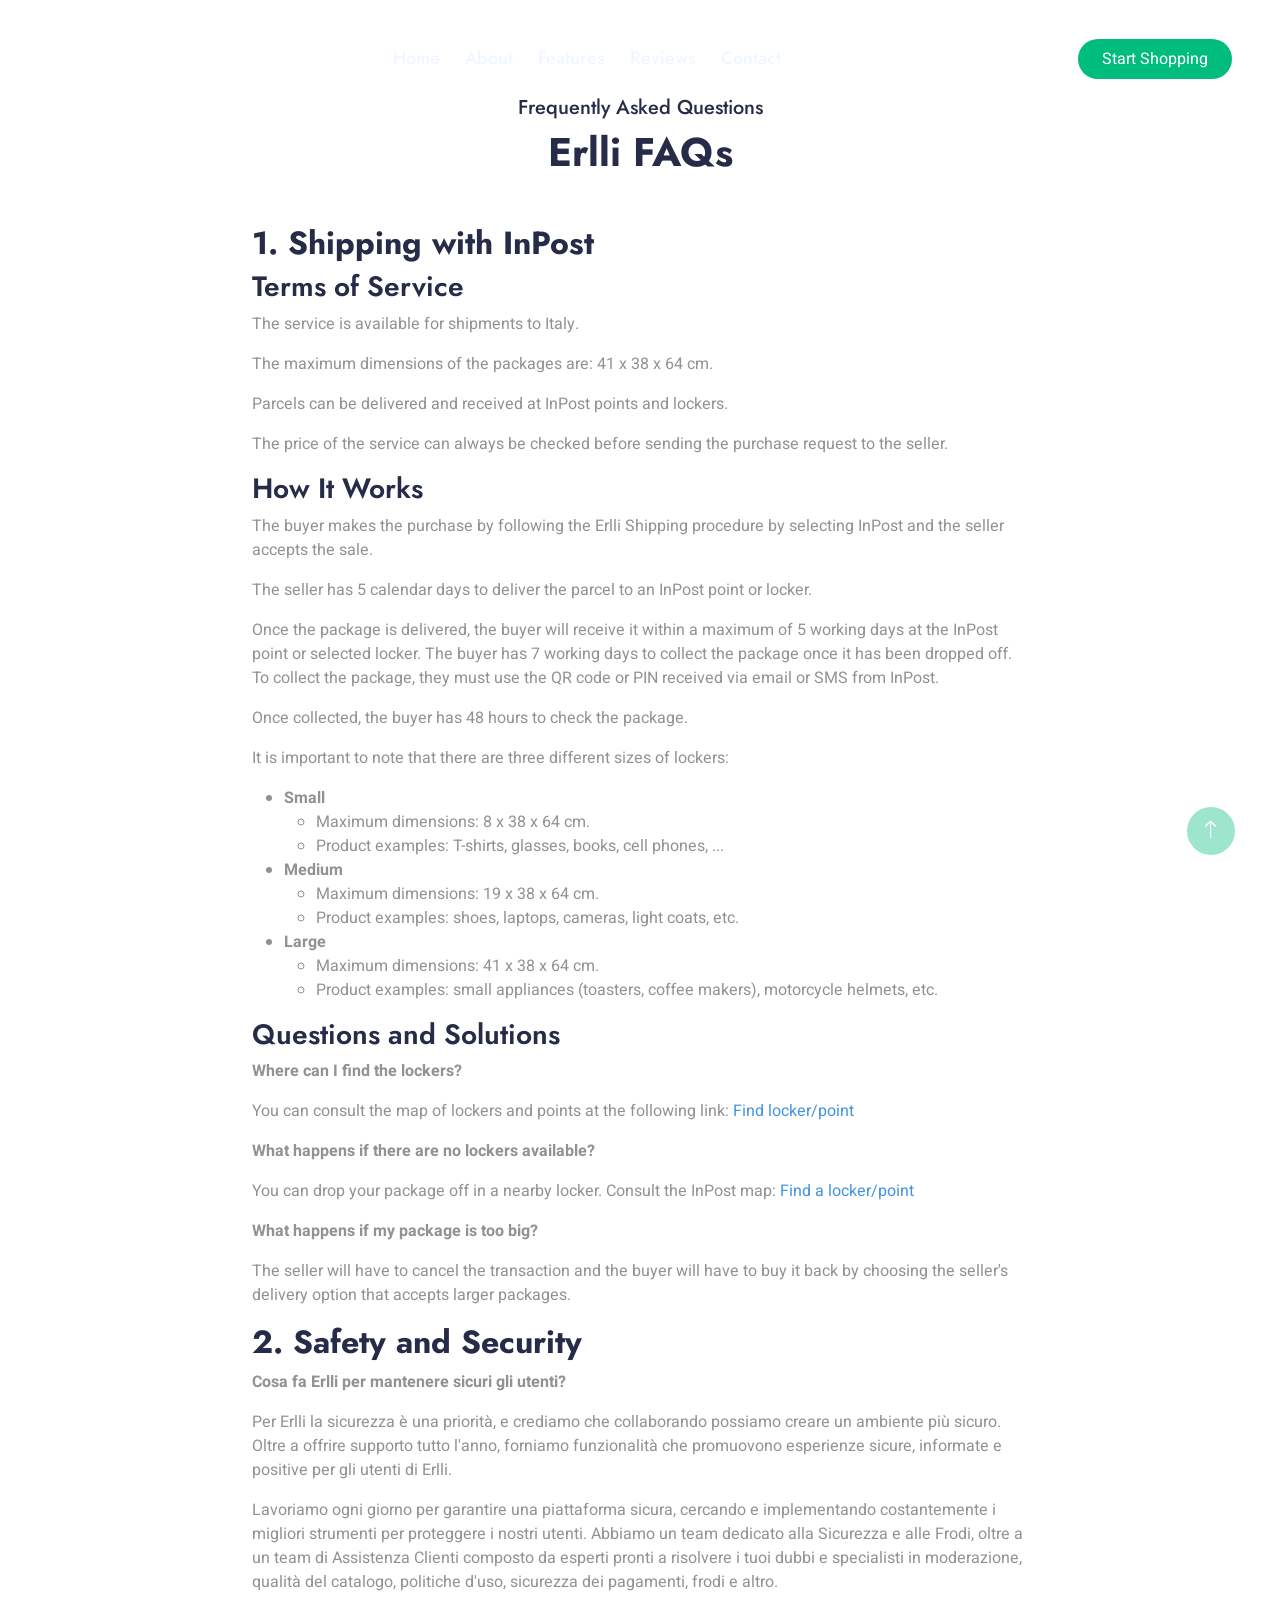
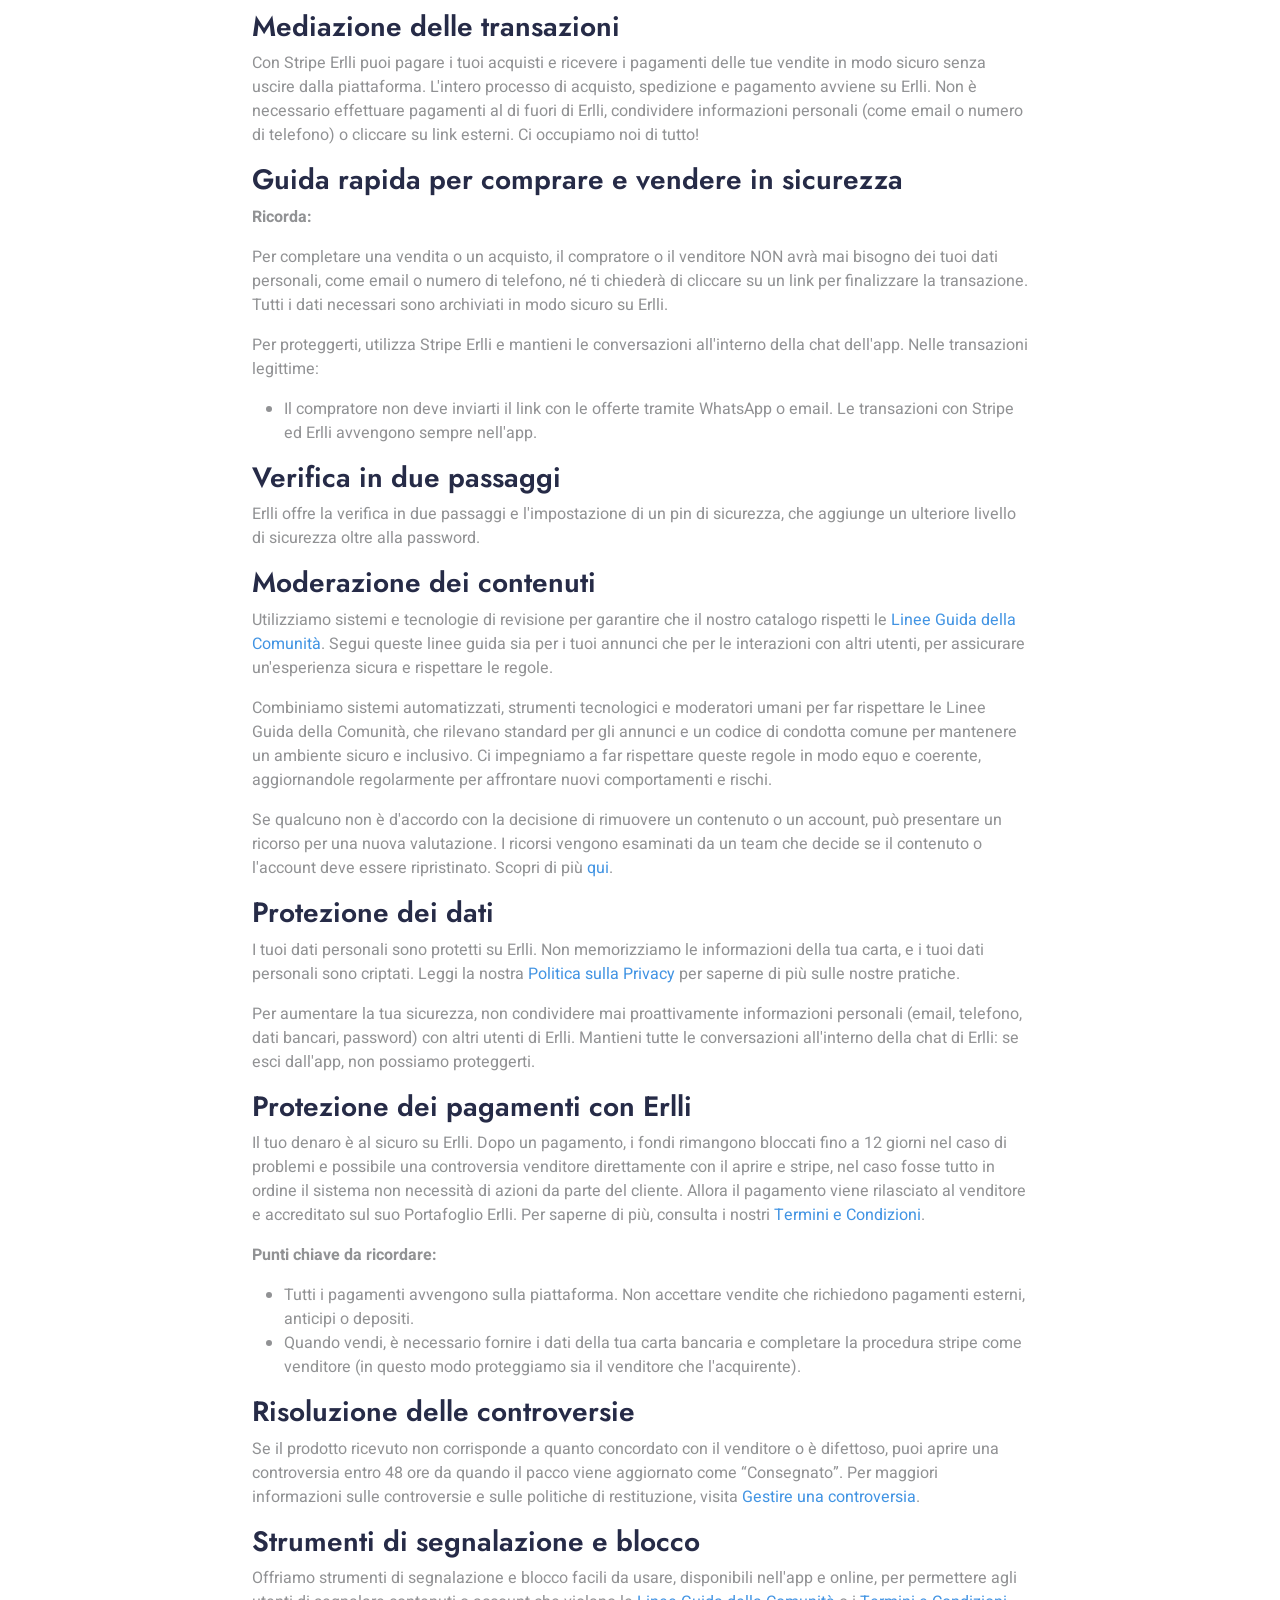
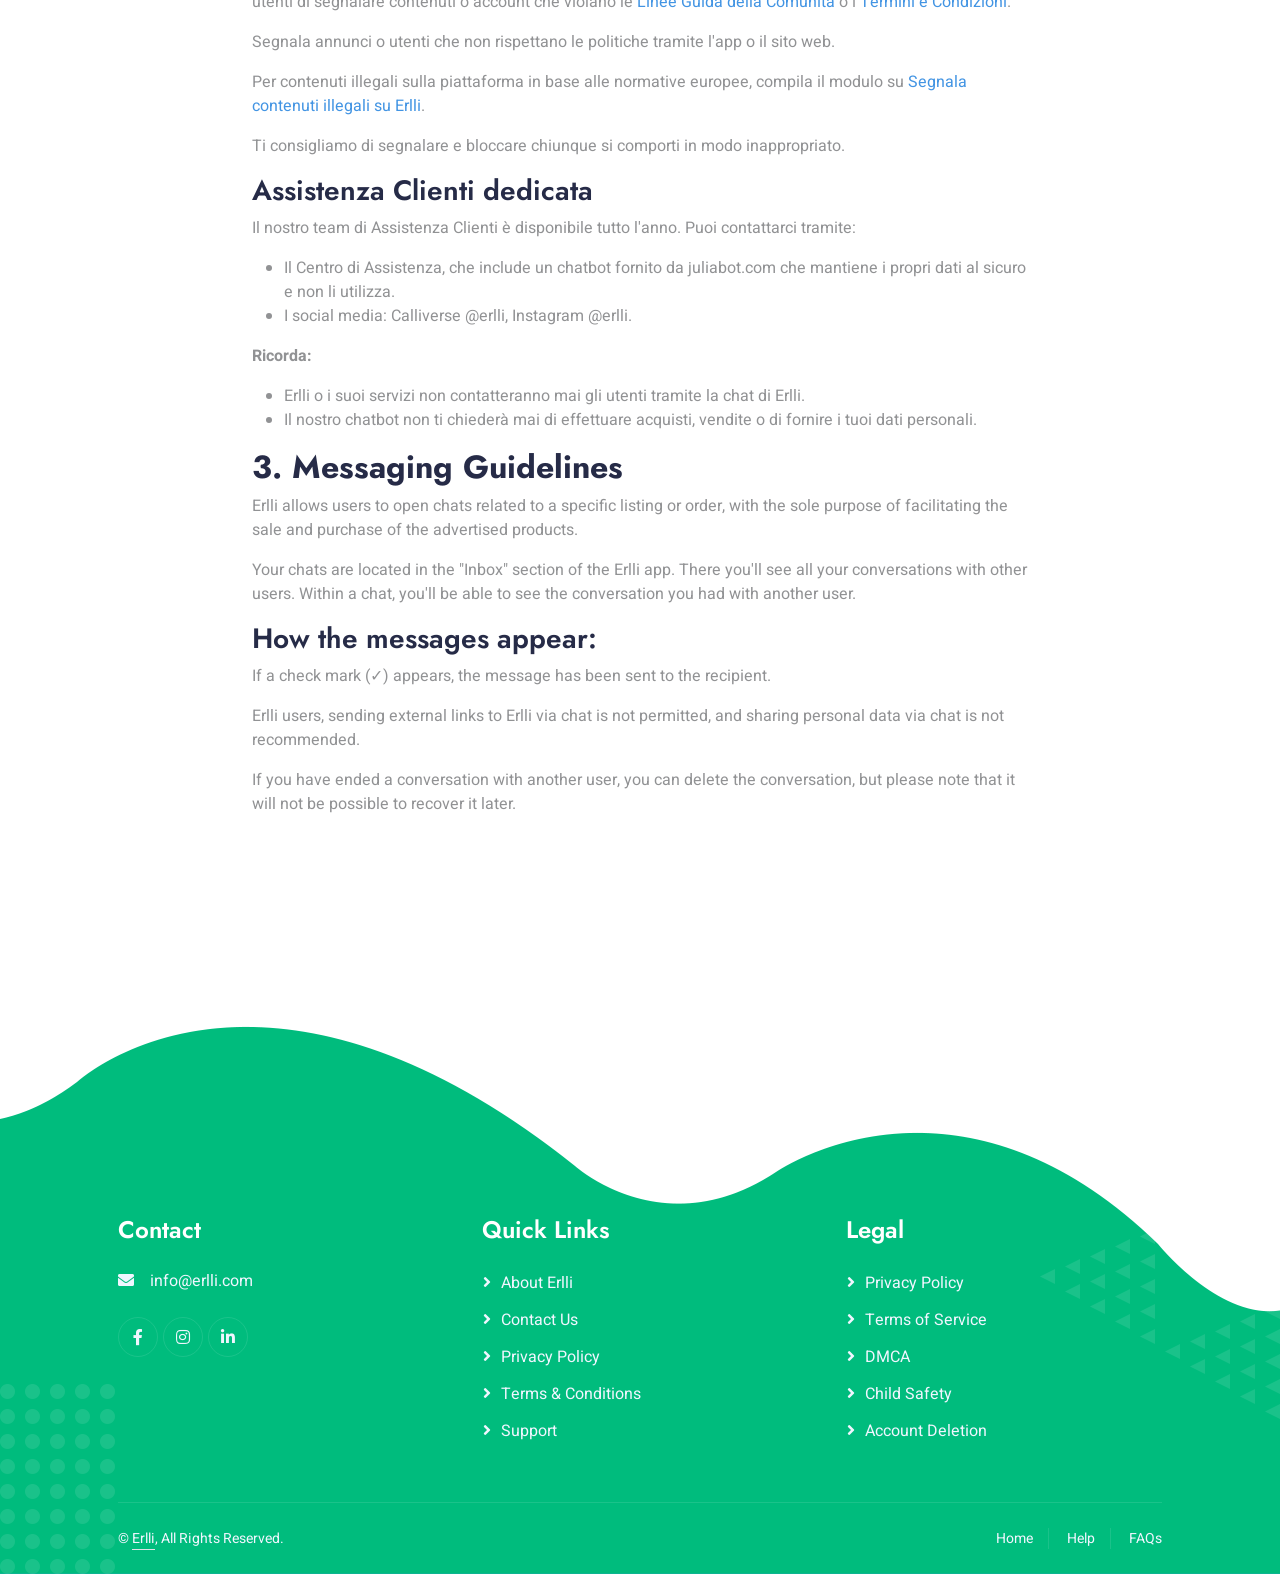
<file: FAQs/index.html>
<!DOCTYPE html>
<html lang="en">
<head>
    <meta charset="utf-8">
    <title>Erlli - FAQs</title>
    <meta content="width=device-width, initial-scale=1.0" name="viewport">
    <meta content="e-commerce, shopping, mobile app, Erlli, FAQs" name="keywords">
    <meta content="Find answers to frequently asked questions about using Erlli, including shipping, safety, and messaging guidelines." name="description">
    <!-- Favicon -->
    <link href="../img/icon.png" rel="icon">
    <!-- Google Web Fonts -->
    <link rel="preconnect" href="https://fonts.googleapis.com">
    <link rel="preconnect" href="https://fonts.gstatic.com" crossorigin>
    <link href="https://fonts.googleapis.com/css2?family=Heebo:wght@400;500&family=Jost:wght@500;600;700&display=swap" rel="stylesheet">
    <!-- Icon Font Stylesheet -->
    <link href="https://cdnjs.cloudflare.com/ajax/libs/font-awesome/5.10.0/css/all.min.css" rel="stylesheet">
    <link href="https://cdn.jsdelivr.net/npm/bootstrap-icons@1.4.1/font/bootstrap-icons.css" rel="stylesheet">
    <!-- Libraries Stylesheet -->
    <link href="../lib/animate/animate.min.css" rel="stylesheet">
    <link href="../lib/owlcarousel/assets/owl.carousel.min.css" rel="stylesheet">
    <!-- Customized Bootstrap Stylesheet -->
    <link href="../css/bootstrap.min.css" rel="stylesheet">
    <!-- Template Stylesheet -->
    <link href="../css/style.css" rel="stylesheet">
</head>
<body data-bs-spy="scroll" data-bs-target=".navbar" data-bs-offset="51">
    <div class="container-xxl bg-white p-0">
        <!-- Spinner Start -->
        <div id="spinner" class="show bg-white position-fixed translate-middle w-100 vh-100 top-50 start-50 d-flex align-items-center justify-content-center">
            <div class="spinner-grow text-primary" style="width: 3rem; height: 3rem;" role="status">
                <span class="sr-only">Loading...</span>
            </div>
        </div>
        <!-- Spinner End -->
        <!-- Navbar Start -->
        <div class="container-xxl position-relative p-0" id="home">
            <nav class="navbar navbar-expand-lg navbar-light px-4 px-lg-5 py-3 py-lg-0">
                <a href="../index.html" class="navbar-brand p-0">
                    <h1 class="m-0">Erlli</h1>
                    <!-- <img src="../img/logo.png" alt="Logo"> -->
                </a>
                <button class="navbar-toggler" type="button" data-bs-toggle="collapse" data-bs-target="#navbarCollapse">
                    <span class="fa fa-bars"></span>
                </button>
                <div class="collapse navbar-collapse" id="navbarCollapse">
                    <div class="navbar-nav mx-auto py-0">
                        <a href="../index.html#home" class="nav-item nav-link">Home</a>
                        <a href="../index.html#about" class="nav-item nav-link">About</a>
                        <a href="../index.html#feature" class="nav-item nav-link">Features</a>
                        <a href="../index.html#review" class="nav-item nav-link">Reviews</a>
                        <a href="../index.html#contact" class="nav-item nav-link">Contact</a>
                    </div>
                    <a href="" class="btn btn-primary-gradient rounded-pill py-2 px-4 ms-3 d-none d-lg-block">Start Shopping</a>
                </div>
            </nav>
        </div>
        <!-- Navbar End -->
        <!-- FAQs Start -->
        <div class="container-xxl py-5">
            <div class="container py-5 px-lg-5">
                <div class="text-center wow fadeInUp" data-wow-delay="0.1s">
                    <h5 class="text-primary-gradient fw-medium">Frequently Asked Questions</h5>
                    <h1 class="mb-5">Erlli FAQs</h1>
                </div>
                <div class="row justify-content-center">
                    <div class="col-lg-9">
                        <div class="wow fadeInUp" data-wow-delay="0.3s">
                            <h2>1. Shipping with InPost</h2>
                            <h3>Terms of Service</h3>
                            <p>The service is available for shipments to Italy.</p>
                            <p>The maximum dimensions of the packages are: 41 x 38 x 64 cm.</p>
                            <p>Parcels can be delivered and received at InPost points and lockers.</p>
                            <p>The price of the service can always be checked before sending the purchase request to the seller.</p>

                            <h3>How It Works</h3>
                            <p>The buyer makes the purchase by following the Erlli Shipping procedure by selecting InPost and the seller accepts the sale.</p>
                            <p>The seller has 5 calendar days to deliver the parcel to an InPost point or locker.</p>
                            <p>Once the package is delivered, the buyer will receive it within a maximum of 5 working days at the InPost point or selected locker. The buyer has 7 working days to collect the package once it has been dropped off. To collect the package, they must use the QR code or PIN received via email or SMS from InPost.</p>
                            <p>Once collected, the buyer has 48 hours to check the package.</p>
                            <p>It is important to note that there are three different sizes of lockers:</p>
                            <ul>
                                <li><strong>Small</strong>
                                    <ul>
                                        <li>Maximum dimensions: 8 x 38 x 64 cm.</li>
                                        <li>Product examples: T-shirts, glasses, books, cell phones, ...</li>
                                    </ul>
                                </li>
                                <li><strong>Medium</strong>
                                    <ul>
                                        <li>Maximum dimensions: 19 x 38 x 64 cm.</li>
                                        <li>Product examples: shoes, laptops, cameras, light coats, etc.</li>
                                    </ul>
                                </li>
                                <li><strong>Large</strong>
                                    <ul>
                                        <li>Maximum dimensions: 41 x 38 x 64 cm.</li>
                                        <li>Product examples: small appliances (toasters, coffee makers), motorcycle helmets, etc.</li>
                                    </ul>
                                </li>
                            </ul>

                            <h3>Questions and Solutions</h3>
                            <p><strong>Where can I find the lockers?</strong></p>
                            <p>You can consult the map of lockers and points at the following link: <a href="">Find locker/point</a></p>
                            <p><strong>What happens if there are no lockers available?</strong></p>
                            <p>You can drop your package off in a nearby locker. Consult the InPost map: <a href="">Find a locker/point</a></p>
                            <p><strong>What happens if my package is too big?</strong></p>
                            <p>The seller will have to cancel the transaction and the buyer will have to buy it back by choosing the seller's delivery option that accepts larger packages.</p>

                            <h2>2. Safety and Security</h2>
                            <p><strong>Cosa fa Erlli per mantenere sicuri gli utenti?</strong></p>
                            <p>Per Erlli la sicurezza è una priorità, e crediamo che collaborando possiamo creare un ambiente più sicuro. Oltre a offrire supporto tutto l'anno, forniamo funzionalità che promuovono esperienze sicure, informate e positive per gli utenti di Erlli.</p>
                            <p>Lavoriamo ogni giorno per garantire una piattaforma sicura, cercando e implementando costantemente i migliori strumenti per proteggere i nostri utenti. Abbiamo un team dedicato alla Sicurezza e alle Frodi, oltre a un team di Assistenza Clienti composto da esperti pronti a risolvere i tuoi dubbi e specialisti in moderazione, qualità del catalogo, politiche d'uso, sicurezza dei pagamenti, frodi e altro.</p>

                            <h3>Mediazione delle transazioni</h3>
                            <p>Con Stripe Erlli puoi pagare i tuoi acquisti e ricevere i pagamenti delle tue vendite in modo sicuro senza uscire dalla piattaforma. L'intero processo di acquisto, spedizione e pagamento avviene su Erlli. Non è necessario effettuare pagamenti al di fuori di Erlli, condividere informazioni personali (come email o numero di telefono) o cliccare su link esterni. Ci occupiamo noi di tutto!</p>

                            <h3>Guida rapida per comprare e vendere in sicurezza</h3>
                            <p><strong>Ricorda:</strong></p>
                            <p>Per completare una vendita o un acquisto, il compratore o il venditore NON avrà mai bisogno dei tuoi dati personali, come email o numero di telefono, né ti chiederà di cliccare su un link per finalizzare la transazione. Tutti i dati necessari sono archiviati in modo sicuro su Erlli.</p>
                            <p>Per proteggerti, utilizza Stripe Erlli e mantieni le conversazioni all'interno della chat dell'app. Nelle transazioni legittime:</p>
                            <ul>
                                <li>Il compratore non deve inviarti il link con le offerte tramite WhatsApp o email. Le transazioni con Stripe ed Erlli avvengono sempre nell'app.</li>
                            </ul>

                            <h3>Verifica in due passaggi</h3>
                            <p>Erlli offre la verifica in due passaggi e l'impostazione di un pin di sicurezza, che aggiunge un ulteriore livello di sicurezza oltre alla password.</p>

                            <h3>Moderazione dei contenuti</h3>
                            <p>Utilizziamo sistemi e tecnologie di revisione per garantire che il nostro catalogo rispetti le <a href="">Linee Guida della Comunità</a>. Segui queste linee guida sia per i tuoi annunci che per le interazioni con altri utenti, per assicurare un'esperienza sicura e rispettare le regole.</p>
                            <p>Combiniamo sistemi automatizzati, strumenti tecnologici e moderatori umani per far rispettare le Linee Guida della Comunità, che rilevano standard per gli annunci e un codice di condotta comune per mantenere un ambiente sicuro e inclusivo. Ci impegniamo a far rispettare queste regole in modo equo e coerente, aggiornandole regolarmente per affrontare nuovi comportamenti e rischi.</p>
                            <p>Se qualcuno non è d'accordo con la decisione di rimuovere un contenuto o un account, può presentare un ricorso per una nuova valutazione. I ricorsi vengono esaminati da un team che decide se il contenuto o l'account deve essere ripristinato. Scopri di più <a href="">qui</a>.</p>

                            <h3>Protezione dei dati</h3>
                            <p>I tuoi dati personali sono protetti su Erlli. Non memorizziamo le informazioni della tua carta, e i tuoi dati personali sono criptati. Leggi la nostra <a href="../legal/privacy/index.html">Politica sulla Privacy</a> per saperne di più sulle nostre pratiche.</p>
                            <p>Per aumentare la tua sicurezza, non condividere mai proattivamente informazioni personali (email, telefono, dati bancari, password) con altri utenti di Erlli. Mantieni tutte le conversazioni all'interno della chat di Erlli: se esci dall'app, non possiamo proteggerti.</p>

                            <h3>Protezione dei pagamenti con Erlli</h3>
                            <p>Il tuo denaro è al sicuro su Erlli. Dopo un pagamento, i fondi rimangono bloccati fino a 12 giorni nel caso di problemi e possibile una controversia venditore direttamente con il aprire e stripe, nel caso fosse tutto in ordine il sistema non necessità di azioni da parte del cliente. Allora il pagamento viene rilasciato al venditore e accreditato sul suo Portafoglio Erlli. Per saperne di più, consulta i nostri <a href="../legal/terms/index.html">Termini e Condizioni</a>.</p>
                            <p><strong>Punti chiave da ricordare:</strong></p>
                            <ul>
                                <li>Tutti i pagamenti avvengono sulla piattaforma. Non accettare vendite che richiedono pagamenti esterni, anticipi o depositi.</li>
                                <li>Quando vendi, è necessario fornire i dati della tua carta bancaria e completare la procedura stripe come venditore (in questo modo proteggiamo sia il venditore che l'acquirente).</li>
                            </ul>

                            <h3>Risoluzione delle controversie</h3>
                            <p>Se il prodotto ricevuto non corrisponde a quanto concordato con il venditore o è difettoso, puoi aprire una controversia entro 48 ore da quando il pacco viene aggiornato come “Consegnato”. Per maggiori informazioni sulle controversie e sulle politiche di restituzione, visita <a href="">Gestire una controversia</a>.</p>

                            <h3>Strumenti di segnalazione e blocco</h3>
                            <p>Offriamo strumenti di segnalazione e blocco facili da usare, disponibili nell'app e online, per permettere agli utenti di segnalare contenuti o account che violano le <a href="">Linee Guida della Comunità</a> o i <a href="../legal/terms/index.html">Termini e Condizioni</a>.</p>
                            <p>Segnala annunci o utenti che non rispettano le politiche tramite l'app o il sito web.</p>
                            <p>Per contenuti illegali sulla piattaforma in base alle normative europee, compila il modulo su <a href="">Segnala contenuti illegali su Erlli</a>.</p>
                            <p>Ti consigliamo di segnalare e bloccare chiunque si comporti in modo inappropriato.</p>

                            <h3>Assistenza Clienti dedicata</h3>
                            <p>Il nostro team di Assistenza Clienti è disponibile tutto l'anno. Puoi contattarci tramite:</p>
                            <ul>
                                <li>Il Centro di Assistenza, che include un chatbot fornito da juliabot.com che mantiene i propri dati al sicuro e non li utilizza.</li>
                                <li>I social media: Calliverse @erlli, Instagram @erlli.</li>
                            </ul>
                            <p><strong>Ricorda:</strong></p>
                            <ul>
                                <li>Erlli o i suoi servizi non contatteranno mai gli utenti tramite la chat di Erlli.</li>
                                <li>Il nostro chatbot non ti chiederà mai di effettuare acquisti, vendite o di fornire i tuoi dati personali.</li>
                            </ul>

                            <h2>3. Messaging Guidelines</h2>
                            <p>Erlli allows users to open chats related to a specific listing or order, with the sole purpose of facilitating the sale and purchase of the advertised products.</p>
                            <p>Your chats are located in the "Inbox" section of the Erlli app. There you'll see all your conversations with other users. Within a chat, you'll be able to see the conversation you had with another user.</p>

                            <h3>How the messages appear:</h3>
                            <p>If a check mark (✓) appears, the message has been sent to the recipient.</p>

                            <p>Erlli users, sending external links to Erlli via chat is not permitted, and sharing personal data via chat is not recommended.</p>
                            <p>If you have ended a conversation with another user, you can delete the conversation, but please note that it will not be possible to recover it later.</p>
                        </div>
                    </div>
                </div>
            </div>
        </div>
        <!-- FAQs End -->
        <!-- Footer Start -->
        <div class="container-fluid bg-primary text-light footer wow fadeIn" data-wow-delay="0.1s">
            <div class="container py-5 px-lg-5">
                <div class="row g-5">
                    <div class="col-md-6 col-lg-4">
                        <h4 class="text-white mb-4">Contact</h4>
                        <p><i class="fa fa-envelope me-3"></i>info@erlli.com</p>
                        <div class="d-flex pt-2">
                            <a class="btn btn-outline-light btn-social" href=""><i class="fab fa-facebook-f"></i></a>
                            <a class="btn btn-outline-light btn-social" href=""><i class="fab fa-instagram"></i></a>
                            <a class="btn btn-outline-light btn-social" href=""><i class="fab fa-linkedin-in"></i></a>
                        </div>
                    </div>
                    <div class="col-md-6 col-lg-4">
                        <h4 class="text-white mb-4">Quick Links</h4>
                        <a class="btn btn-link" href="../index.html#about">About Erlli</a>
                        <a class="btn btn-link" href="../index.html#contact">Contact Us</a>
                        <a class="btn btn-link" href="../legal/privacy/index.html">Privacy Policy</a>
                        <a class="btn btn-link" href="../legal/terms/index.html">Terms & Conditions</a>
                        <a class="btn btn-link" href="../index.html#contact">Support</a>
                    </div>
                    <div class="col-md-6 col-lg-4">
                        <h4 class="text-white mb-4">Legal</h4>
                        <a class="btn btn-link" href="../legal/privacy/index.html">Privacy Policy</a>
                        <a class="btn btn-link" href="../legal/terms/index.html">Terms of Service</a>
                        <a class="btn btn-link" href="../legal/dmca/index.html">DMCA</a>
                        <a class="btn btn-link" href="../legal/child-safety/index.html">Child Safety</a>
                        <a class="btn btn-link" href="../legal/account-deletion/index.html">Account Deletion</a>
                    </div>
                </div>
            </div>
            <div class="container px-lg-5">
                <div class="copyright">
                    <div class="row">
                        <div class="col-md-6 text-center text-md-start mb-3 mb-md-0">
                            © <a class="border-bottom" href="../index.html">Erlli</a>, All Rights Reserved.
                           
                        </div>
                        <div class="col-md-6 text-center text-md-end">
                            <div class="footer-menu">
                                <a href="../index.html#home">Home</a>
                                <a href="../index.html#contact">Help</a>
                                <a href="index.html">FAQs</a>
                            </div>
                        </div>
                    </div>
                </div>
            </div>
        </div>
        <!-- Footer End -->
        <!-- Back to Top -->
        <a href="#" class="btn btn-lg btn-lg-square back-to-top pt-2"><i class="bi bi-arrow-up text-white"></i></a>
    </div>
    <!-- JavaScript Libraries -->
    <script src="https://code.jquery.com/jquery-3.4.1.min.js"></script>
    <script src="https://cdn.jsdelivr.net/npm/bootstrap@5.0.0/dist/js/bootstrap.bundle.min.js"></script>
    <script src="../lib/wow/wow.min.js"></script>
    <script src="../lib/easing/easing.min.js"></script>
    <script src="../lib/waypoints/waypoints.min.js"></script>
    <script src="../lib/counterup/counterup.min.js"></script>
    <script src="../lib/owlcarousel/owl.carousel.min.js"></script>
    <!-- Template Javascript -->
    <script src="../js/main.js"></script>
</body>
</html>
</file>
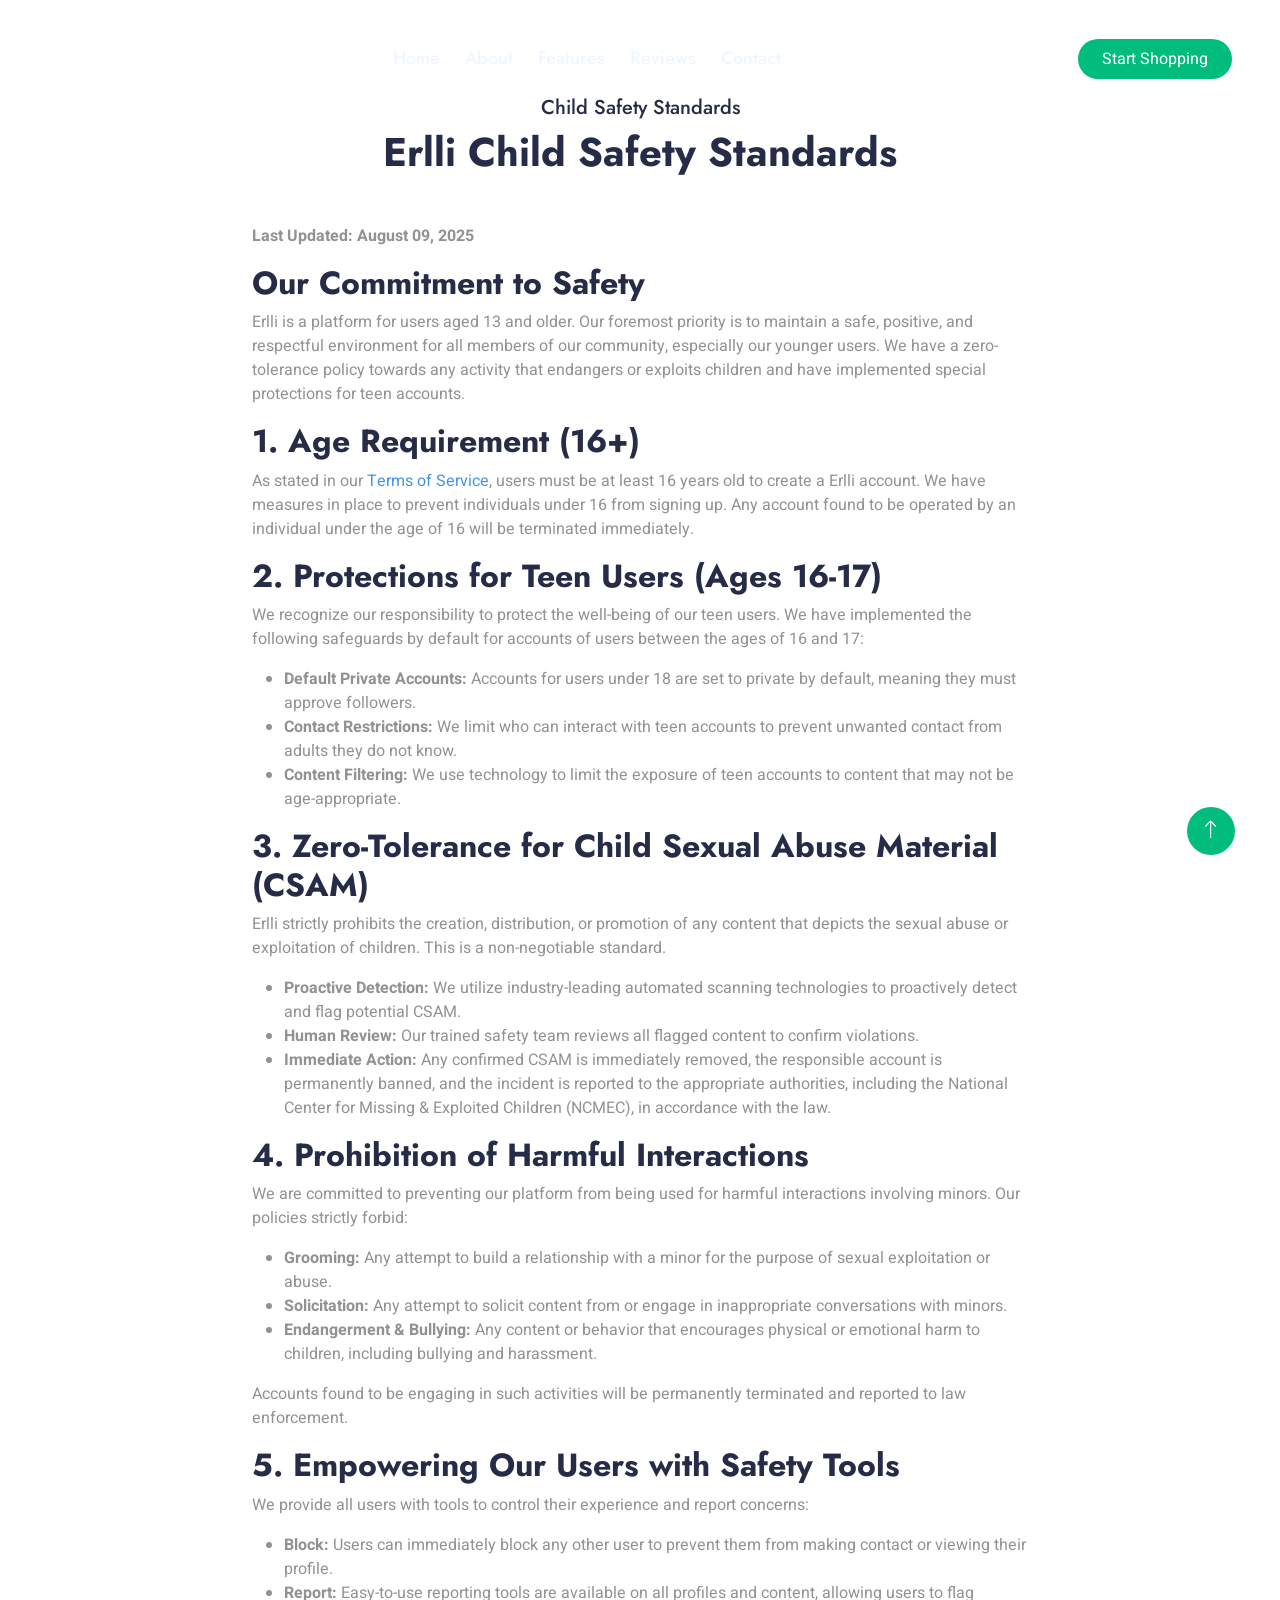
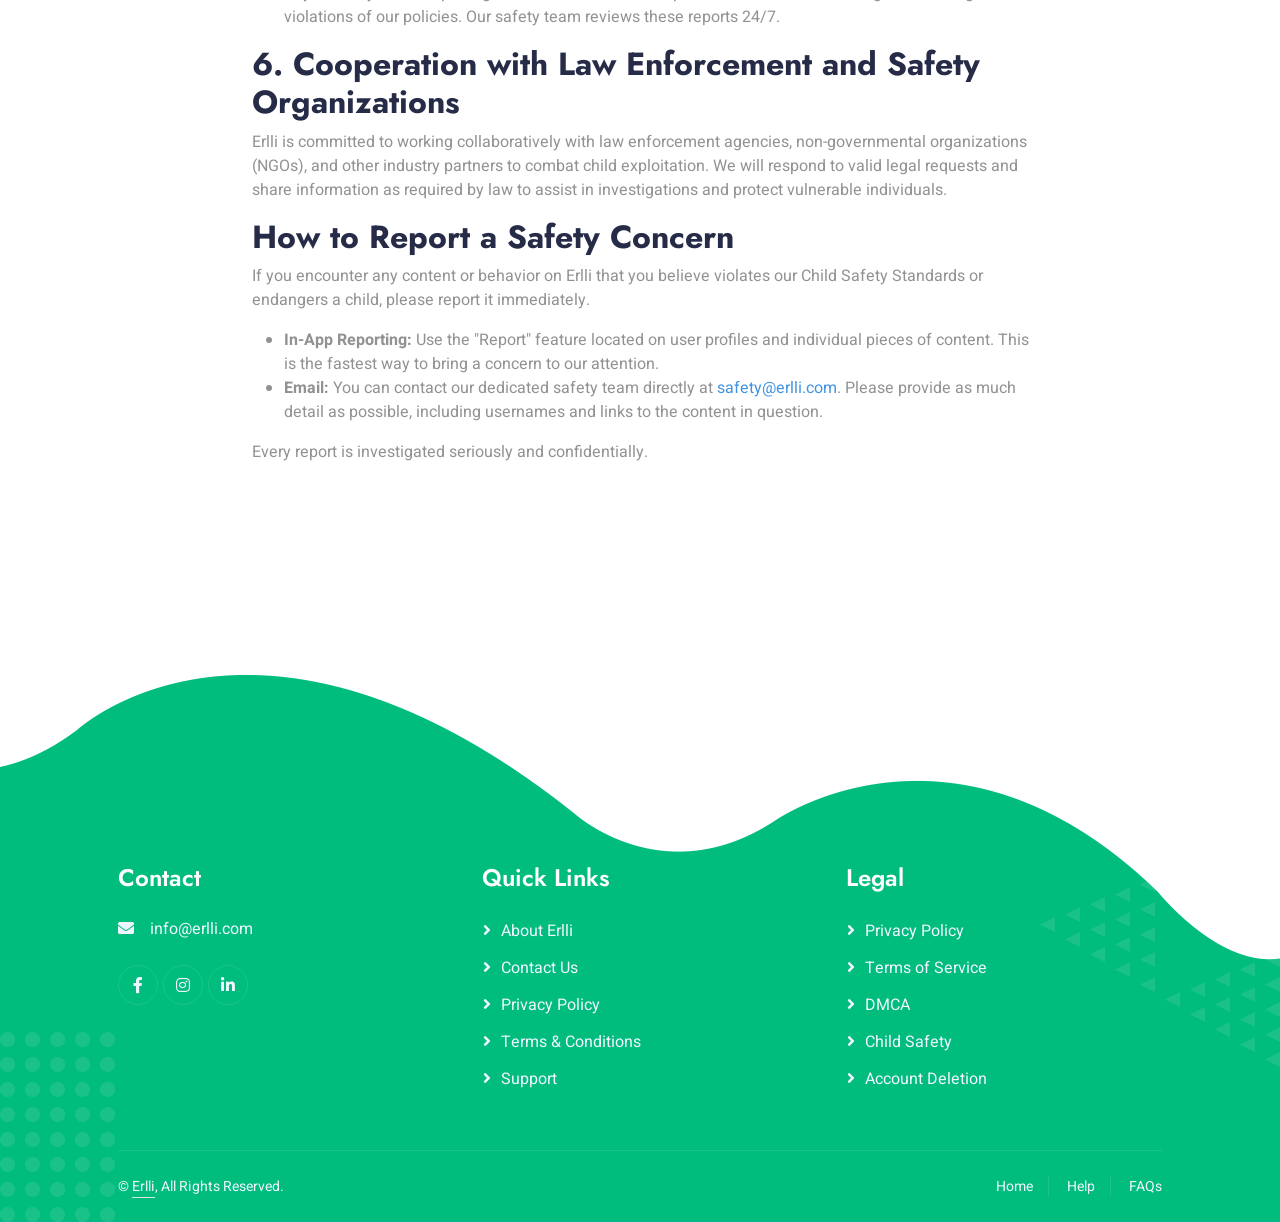
<file: legal/child-safety/index.html>
<!DOCTYPE html>
<html lang="en">
<head>
    <meta charset="utf-8">
    <title>Erlli - Child Safety Standards</title>
    <meta content="width=device-width, initial-scale=1.0" name="viewport">
    <meta content="e-commerce, shopping, mobile app, Erlli, child safety" name="keywords">
    <meta content="Review the Child Safety Standards for Erlli, outlining our commitment to protecting young users on our platform." name="description">
    <!-- Favicon -->
    <link href="../../img/icon.png" rel="icon">
    <!-- Google Web Fonts -->
    <link rel="preconnect" href="https://fonts.googleapis.com">
    <link rel="preconnect" href="https://fonts.gstatic.com" crossorigin>
    <link href="https://fonts.googleapis.com/css2?family=Heebo:wght@400;500&family=Jost:wght@500;600;700&display=swap" rel="stylesheet">
    <!-- Icon Font Stylesheet -->
    <link href="https://cdnjs.cloudflare.com/ajax/libs/font-awesome/5.10.0/css/all.min.css" rel="stylesheet">
    <link href="https://cdn.jsdelivr.net/npm/bootstrap-icons@1.4.1/font/bootstrap-icons.css" rel="stylesheet">
    <!-- Libraries Stylesheet -->
    <link href="../../lib/animate/animate.min.css" rel="stylesheet">
    <link href="../../lib/owlcarousel/assets/owl.carousel.min.css" rel="stylesheet">
    <!-- Customized Bootstrap Stylesheet -->
    <link href="../../css/bootstrap.min.css" rel="stylesheet">
    <!-- Template Stylesheet -->
    <link href="../../css/style.css" rel="stylesheet">
</head>
<body data-bs-spy="scroll" data-bs-target=".navbar" data-bs-offset="51">
    <div class="container-xxl bg-white p-0">
        <!-- Spinner Start -->
        <div id="spinner" class="show bg-white position-fixed translate-middle w-100 vh-100 top-50 start-50 d-flex align-items-center justify-content-center">
            <div class="spinner-grow text-primary" style="width: 3rem; height: 3rem;" role="status">
                <span class="sr-only">Loading...</span>
            </div>
        </div>
        <!-- Spinner End -->
        <!-- Navbar Start -->
        <div class="container-xxl position-relative p-0" id="home">
            <nav class="navbar navbar-expand-lg navbar-light px-4 px-lg-5 py-3 py-lg-0">
                <a href="../../index.html" class="navbar-brand p-0">
                    <h1 class="m-0">Erlli</h1>
                    <!-- <img src="../../img/logo.png" alt="Logo"> -->
                </a>
                <button class="navbar-toggler" type="button" data-bs-toggle="collapse" data-bs-target="#navbarCollapse">
                    <span class="fa fa-bars"></span>
                </button>
                <div class="collapse navbar-collapse" id="navbarCollapse">
                    <div class="navbar-nav mx-auto py-0">
                        <a href="../../index.html#home" class="nav-item nav-link">Home</a>
                        <a href="../../index.html#about" class="nav-item nav-link">About</a>
                        <a href="../../index.html#feature" class="nav-item nav-link">Features</a>
                        <a href="../../index.html#review" class="nav-item nav-link">Reviews</a>
                        <a href="../../index.html#contact" class="nav-item nav-link">Contact</a>
                    </div>
                    <a href="" class="btn btn-primary-gradient rounded-pill py-2 px-4 ms-3 d-none d-lg-block">Start Shopping</a>
                </div>
            </nav>
        </div>
        <!-- Navbar End -->
        <!-- Child Safety Standards Start -->
        <div class="container-xxl py-5">
            <div class="container py-5 px-lg-5">
                <div class="text-center wow fadeInUp" data-wow-delay="0.1s">
                    <h5 class="text-primary-gradient fw-medium">Child Safety Standards</h5>
                    <h1 class="mb-5">Erlli Child Safety Standards</h1>
                </div>
                <div class="row justify-content-center">
                    <div class="col-lg-9">
                        <div class="wow fadeInUp" data-wow-delay="0.3s">
                            <p><strong>Last Updated: August 09, 2025</strong></p>
                            <h2>Our Commitment to Safety</h2>
                            <p>Erlli is a platform for users aged 13 and older. Our foremost priority is to maintain a safe, positive, and respectful environment for all members of our community, especially our younger users. We have a zero-tolerance policy towards any activity that endangers or exploits children and have implemented special protections for teen accounts.</p>

                            <h2>1. Age Requirement (16+)</h2>
                            <p>As stated in our <a href="../terms/index.html">Terms of Service</a>, users must be at least 16 years old to create a Erlli account. We have measures in place to prevent individuals under 16 from signing up. Any account found to be operated by an individual under the age of 16 will be terminated immediately.</p>

                            <h2>2. Protections for Teen Users (Ages 16-17)</h2>
                            <p>We recognize our responsibility to protect the well-being of our teen users. We have implemented the following safeguards by default for accounts of users between the ages of 16 and 17:</p>
                            <ul>
                                <li><strong>Default Private Accounts:</strong> Accounts for users under 18 are set to private by default, meaning they must approve followers.</li>
                                <li><strong>Contact Restrictions:</strong> We limit who can interact with teen accounts to prevent unwanted contact from adults they do not know.</li>
                                <li><strong>Content Filtering:</strong> We use technology to limit the exposure of teen accounts to content that may not be age-appropriate.</li>
                            </ul>

                            <h2>3. Zero-Tolerance for Child Sexual Abuse Material (CSAM)</h2>
                            <p>Erlli strictly prohibits the creation, distribution, or promotion of any content that depicts the sexual abuse or exploitation of children. This is a non-negotiable standard.</p>
                            <ul>
                                <li><strong>Proactive Detection:</strong> We utilize industry-leading automated scanning technologies to proactively detect and flag potential CSAM.</li>
                                <li><strong>Human Review:</strong> Our trained safety team reviews all flagged content to confirm violations.</li>
                                <li><strong>Immediate Action:</strong> Any confirmed CSAM is immediately removed, the responsible account is permanently banned, and the incident is reported to the appropriate authorities, including the National Center for Missing & Exploited Children (NCMEC), in accordance with the law.</li>
                            </ul>

                            <h2>4. Prohibition of Harmful Interactions</h2>
                            <p>We are committed to preventing our platform from being used for harmful interactions involving minors. Our policies strictly forbid:</p>
                            <ul>
                                <li><strong>Grooming:</strong> Any attempt to build a relationship with a minor for the purpose of sexual exploitation or abuse.</li>
                                <li><strong>Solicitation:</strong> Any attempt to solicit content from or engage in inappropriate conversations with minors.</li>
                                <li><strong>Endangerment & Bullying:</strong> Any content or behavior that encourages physical or emotional harm to children, including bullying and harassment.</li>
                            </ul>
                            <p>Accounts found to be engaging in such activities will be permanently terminated and reported to law enforcement.</p>

                            <h2>5. Empowering Our Users with Safety Tools</h2>
                            <p>We provide all users with tools to control their experience and report concerns:</p>
                            <ul>
                                <li><strong>Block:</strong> Users can immediately block any other user to prevent them from making contact or viewing their profile.</li>
                                <li><strong>Report:</strong> Easy-to-use reporting tools are available on all profiles and content, allowing users to flag violations of our policies. Our safety team reviews these reports 24/7.</li>
                            </ul>

                            <h2>6. Cooperation with Law Enforcement and Safety Organizations</h2>
                            <p>Erlli is committed to working collaboratively with law enforcement agencies, non-governmental organizations (NGOs), and other industry partners to combat child exploitation. We will respond to valid legal requests and share information as required by law to assist in investigations and protect vulnerable individuals.</p>

                            <h2>How to Report a Safety Concern</h2>
                            <p>If you encounter any content or behavior on Erlli that you believe violates our Child Safety Standards or endangers a child, please report it immediately.</p>
                            <ul>
                                <li><strong>In-App Reporting:</strong> Use the "Report" feature located on user profiles and individual pieces of content. This is the fastest way to bring a concern to our attention.</li>
                                <li><strong>Email:</strong> You can contact our dedicated safety team directly at <a href="mailto:safety@erlli.com">safety@erlli.com</a>. Please provide as much detail as possible, including usernames and links to the content in question.</li>
                            </ul>
                            <p>Every report is investigated seriously and confidentially.</p>
                        </div>
                    </div>
                </div>
            </div>
        </div>
        <!-- Child Safety Standards End -->
        <!-- Footer Start -->
        <div class="container-fluid bg-primary text-light footer wow fadeIn" data-wow-delay="0.1s">
            <div class="container py-5 px-lg-5">
                <div class="row g-5">
                    <div class="col-md-6 col-lg-4">
                        <h4 class="text-white mb-4">Contact</h4>
                        <p><i class="fa fa-envelope me-3"></i>info@erlli.com</p>
                        <div class="d-flex pt-2">
                            <a class="btn btn-outline-light btn-social" href=""><i class="fab fa-facebook-f"></i></a>
                            <a class="btn btn-outline-light btn-social" href=""><i class="fab fa-instagram"></i></a>
                            <a class="btn btn-outline-light btn-social" href=""><i class="fab fa-linkedin-in"></i></a>
                        </div>
                    </div>
                    <div class="col-md-6 col-lg-4">
                        <h4 class="text-white mb-4">Quick Links</h4>
                        <a class="btn btn-link" href="../../index.html#about">About Erlli</a>
                        <a class="btn btn-link" href="../../index.html#contact">Contact Us</a>
                        <a class="btn btn-link" href="../privacy/index.html">Privacy Policy</a>
                        <a class="btn btn-link" href="../terms/index.html">Terms & Conditions</a>
                        <a class="btn btn-link" href="../../index.html#contact">Support</a>
                    </div>
                    <div class="col-md-6 col-lg-4">
                        <h4 class="text-white mb-4">Legal</h4>
                        <a class="btn btn-link" href="../privacy/index.html">Privacy Policy</a>
                        <a class="btn btn-link" href="../terms/index.html">Terms of Service</a>
                        <a class="btn btn-link" href="../dmca/index.html">DMCA</a>
                        <a class="btn btn-link" href="index.html">Child Safety</a>
                        <a class="btn btn-link" href="../account-deletion/index.html">Account Deletion</a>
                    </div>
                </div>
            </div>
            <div class="container px-lg-5">
                <div class="copyright">
                    <div class="row">
                        <div class="col-md-6 text-center text-md-start mb-3 mb-md-0">
                            © <a class="border-bottom" href="../../index.html">Erlli</a>, All Rights Reserved.
                           
                        </div>
                        <div class="col-md-6 text-center text-md-end">
                            <div class="footer-menu">
                                <a href="../../index.html#home">Home</a>
                                <a href="../../index.html#contact">Help</a>
                                <a href="">FAQs</a>
                            </div>
                        </div>
                    </div>
                </div>
            </div>
        </div>
        <!-- Footer End -->
        <!-- Back to Top -->
        <a href="#" class="btn btn-lg btn-lg-square back-to-top pt-2"><i class="bi bi-arrow-up text-white"></i></a>
    </div>
    <!-- JavaScript Libraries -->
    <script src="https://code.jquery.com/jquery-3.4.1.min.js"></script>
    <script src="https://cdn.jsdelivr.net/npm/bootstrap@5.0.0/dist/js/bootstrap.bundle.min.js"></script>
    <script src="../../lib/wow/wow.min.js"></script>
    <script src="../../lib/easing/easing.min.js"></script>
    <script src="../../lib/waypoints/waypoints.min.js"></script>
    <script src="../../lib/counterup/counterup.min.js"></script>
    <script src="../../lib/owlcarousel/owl.carousel.min.js"></script>
    <!-- Template Javascript -->
    <script src="../../js/main.js"></script>
</body>
</html>
</file>
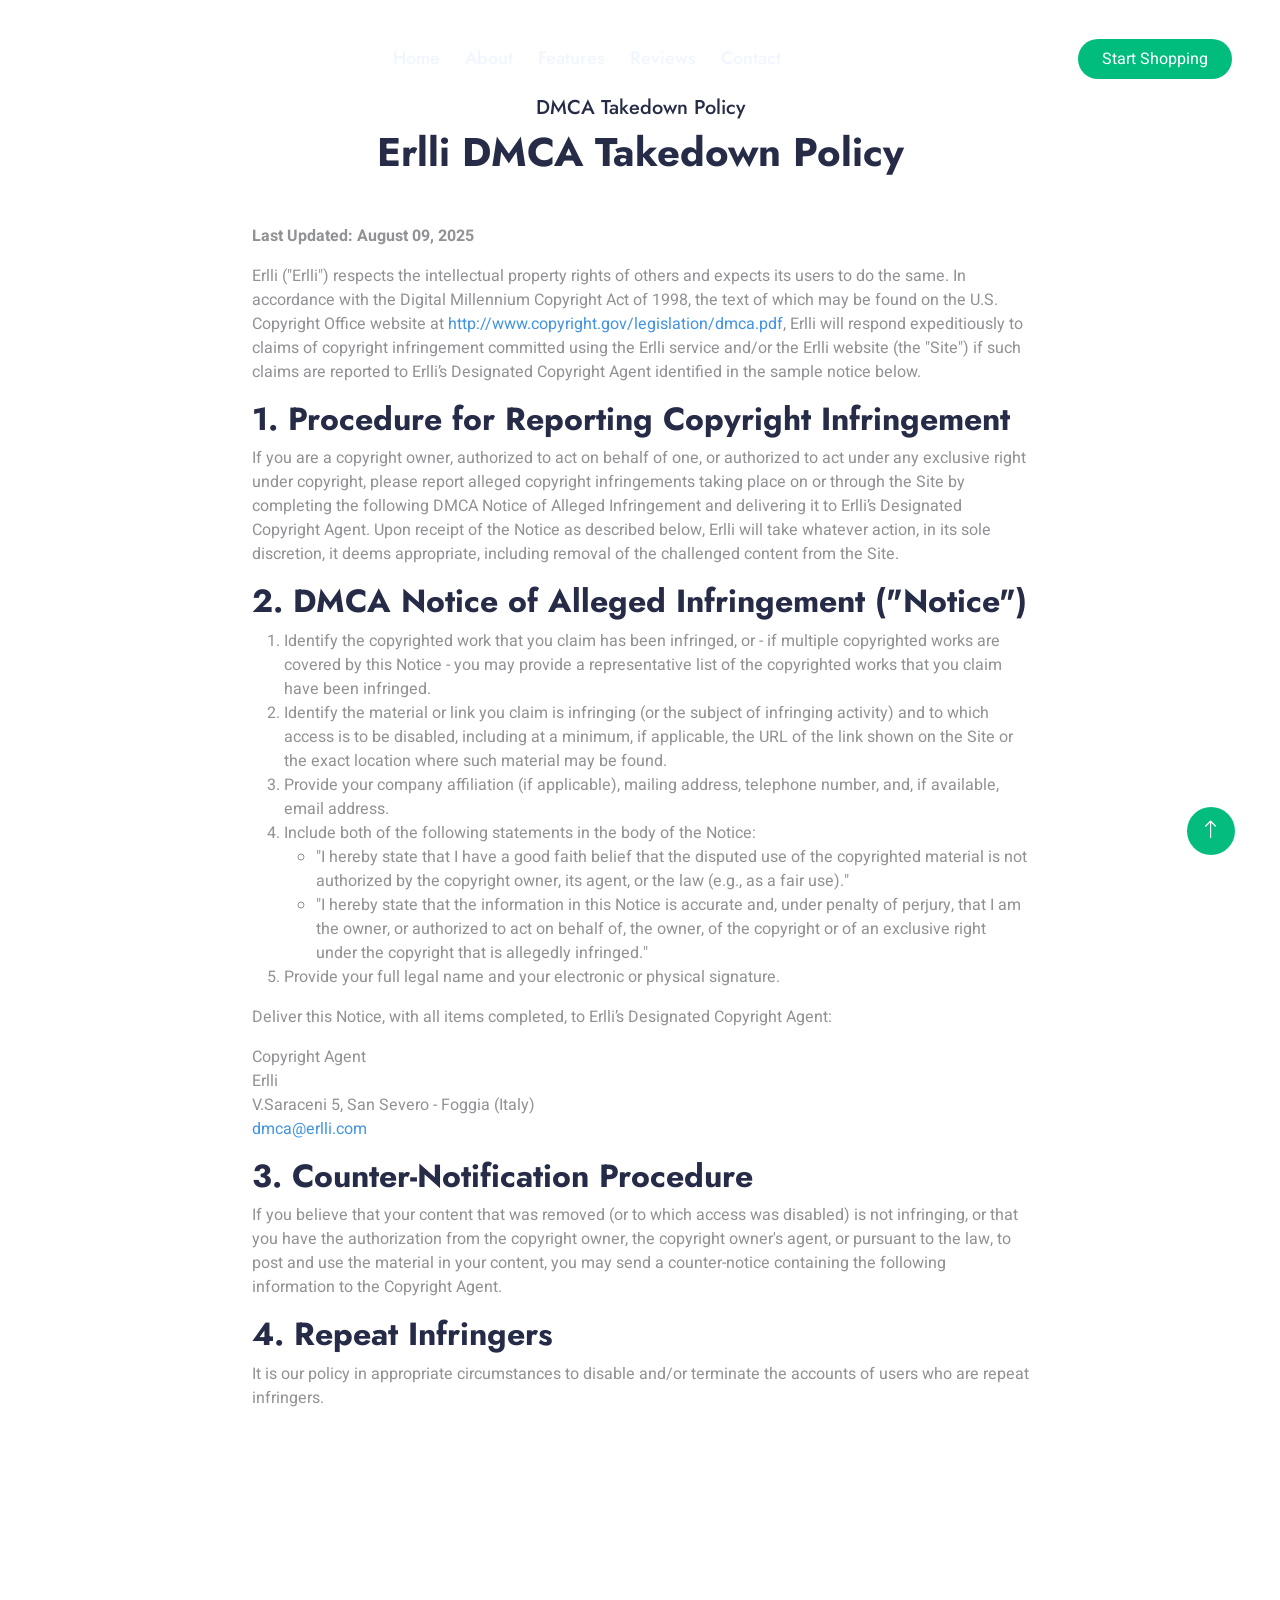
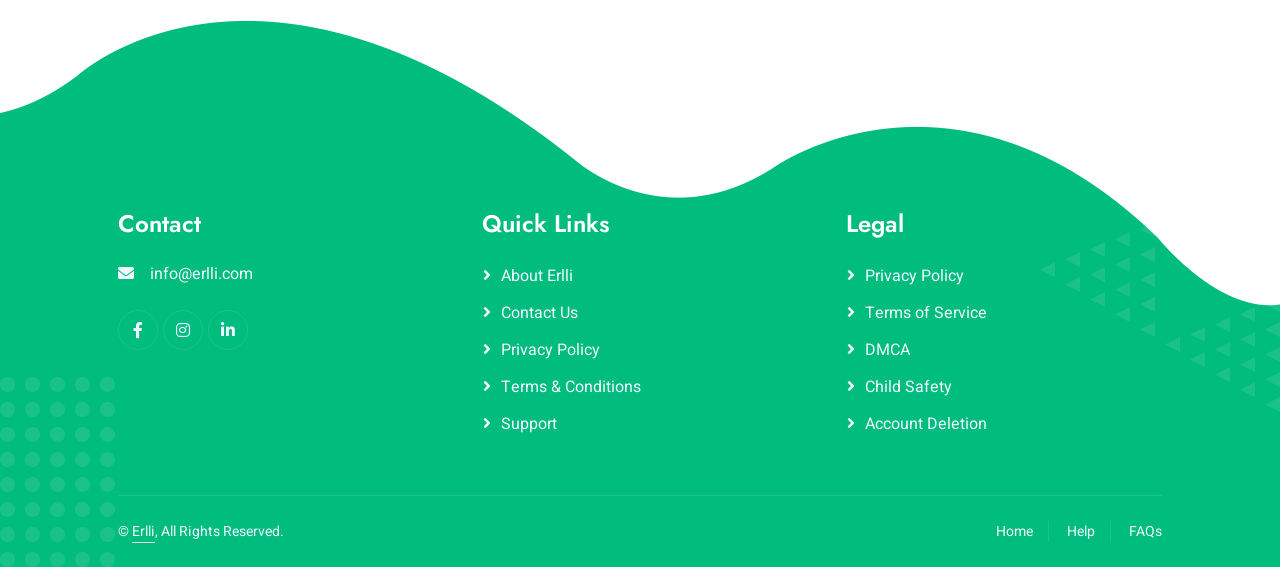
<file: legal/dmca/index.html>
<!DOCTYPE html>
<html lang="en">
<head>
    <meta charset="utf-8">
    <title>Erlli - DMCA Takedown Policy</title>
    <meta content="width=device-width, initial-scale=1.0" name="viewport">
    <meta content="e-commerce, shopping, mobile app, Erlli, DMCA, copyright" name="keywords">
    <meta content="Review the DMCA Takedown Policy for Erlli, outlining procedures for reporting copyright infringement on our platform." name="description">
    <!-- Favicon -->
    <link href="../../img/icon.png" rel="icon">
    <!-- Google Web Fonts -->
    <link rel="preconnect" href="https://fonts.googleapis.com">
    <link rel="preconnect" href="https://fonts.gstatic.com" crossorigin>
    <link href="https://fonts.googleapis.com/css2?family=Heebo:wght@400;500&family=Jost:wght@500;600;700&display=swap" rel="stylesheet">
    <!-- Icon Font Stylesheet -->
    <link href="https://cdnjs.cloudflare.com/ajax/libs/font-awesome/5.10.0/css/all.min.css" rel="stylesheet">
    <link href="https://cdn.jsdelivr.net/npm/bootstrap-icons@1.4.1/font/bootstrap-icons.css" rel="stylesheet">
    <!-- Libraries Stylesheet -->
    <link href="../../lib/animate/animate.min.css" rel="stylesheet">
    <link href="../../lib/owlcarousel/assets/owl.carousel.min.css" rel="stylesheet">
    <!-- Customized Bootstrap Stylesheet -->
    <link href="../../css/bootstrap.min.css" rel="stylesheet">
    <!-- Template Stylesheet -->
    <link href="../../css/style.css" rel="stylesheet">
</head>
<body data-bs-spy="scroll" data-bs-target=".navbar" data-bs-offset="51">
    <div class="container-xxl bg-white p-0">
        <!-- Spinner Start -->
        <div id="spinner" class="show bg-white position-fixed translate-middle w-100 vh-100 top-50 start-50 d-flex align-items-center justify-content-center">
            <div class="spinner-grow text-primary" style="width: 3rem; height: 3rem;" role="status">
                <span class="sr-only">Loading...</span>
            </div>
        </div>
        <!-- Spinner End -->
        <!-- Navbar Start -->
        <div class="container-xxl position-relative p-0" id="home">
            <nav class="navbar navbar-expand-lg navbar-light px-4 px-lg-5 py-3 py-lg-0">
                <a href="../../index.html" class="navbar-brand p-0">
                    <h1 class="m-0">Erlli</h1>
                    <!-- <img src="../../img/logo.png" alt="Logo"> -->
                </a>
                <button class="navbar-toggler" type="button" data-bs-toggle="collapse" data-bs-target="#navbarCollapse">
                    <span class="fa fa-bars"></span>
                </button>
                <div class="collapse navbar-collapse" id="navbarCollapse">
                    <div class="navbar-nav mx-auto py-0">
                        <a href="../../index.html#home" class="nav-item nav-link">Home</a>
                        <a href="../../index.html#about" class="nav-item nav-link">About</a>
                        <a href="../../index.html#feature" class="nav-item nav-link">Features</a>
                        <a href="../../index.html#review" class="nav-item nav-link">Reviews</a>
                        <a href="../../index.html#contact" class="nav-item nav-link">Contact</a>
                    </div>
                    <a href="" class="btn btn-primary-gradient rounded-pill py-2 px-4 ms-3 d-none d-lg-block">Start Shopping</a>
                </div>
            </nav>
        </div>
        <!-- Navbar End -->
        <!-- DMCA Takedown Policy Start -->
        <div class="container-xxl py-5">
            <div class="container py-5 px-lg-5">
                <div class="text-center wow fadeInUp" data-wow-delay="0.1s">
                    <h5 class="text-primary-gradient fw-medium">DMCA Takedown Policy</h5>
                    <h1 class="mb-5">Erlli DMCA Takedown Policy</h1>
                </div>
                <div class="row justify-content-center">
                    <div class="col-lg-9">
                        <div class="wow fadeInUp" data-wow-delay="0.3s">
                            <p><strong>Last Updated: August 09, 2025</strong></p>
                            <p>Erlli ("Erlli") respects the intellectual property rights of others and expects its users to do the same. In accordance with the Digital Millennium Copyright Act of 1998, the text of which may be found on the U.S. Copyright Office website at <a href="http://www.copyright.gov/legislation/dmca.pdf">http://www.copyright.gov/legislation/dmca.pdf</a>, Erlli will respond expeditiously to claims of copyright infringement committed using the Erlli service and/or the Erlli website (the "Site") if such claims are reported to Erlli’s Designated Copyright Agent identified in the sample notice below.</p>

                            <h2>1. Procedure for Reporting Copyright Infringement</h2>
                            <p>If you are a copyright owner, authorized to act on behalf of one, or authorized to act under any exclusive right under copyright, please report alleged copyright infringements taking place on or through the Site by completing the following DMCA Notice of Alleged Infringement and delivering it to Erlli’s Designated Copyright Agent. Upon receipt of the Notice as described below, Erlli will take whatever action, in its sole discretion, it deems appropriate, including removal of the challenged content from the Site.</p>

                            <h2>2. DMCA Notice of Alleged Infringement ("Notice")</h2>
                            <ol>
                                <li>Identify the copyrighted work that you claim has been infringed, or - if multiple copyrighted works are covered by this Notice - you may provide a representative list of the copyrighted works that you claim have been infringed.</li>
                                <li>Identify the material or link you claim is infringing (or the subject of infringing activity) and to which access is to be disabled, including at a minimum, if applicable, the URL of the link shown on the Site or the exact location where such material may be found.</li>
                                <li>Provide your company affiliation (if applicable), mailing address, telephone number, and, if available, email address.</li>
                                <li>Include both of the following statements in the body of the Notice:
                                    <ul>
                                        <li>"I hereby state that I have a good faith belief that the disputed use of the copyrighted material is not authorized by the copyright owner, its agent, or the law (e.g., as a fair use)."</li>
                                        <li>"I hereby state that the information in this Notice is accurate and, under penalty of perjury, that I am the owner, or authorized to act on behalf of, the owner, of the copyright or of an exclusive right under the copyright that is allegedly infringed."</li>
                                    </ul>
                                </li>
                                <li>Provide your full legal name and your electronic or physical signature.</li>
                            </ol>
                            <p>Deliver this Notice, with all items completed, to Erlli’s Designated Copyright Agent:</p>
                            <p>
                                Copyright Agent<br>
                                Erlli<br>
                                V.Saraceni 5, San Severo - Foggia (Italy)<br>
                                <a href="mailto:dmca@erlli.com">dmca@erlli.com</a>
                            </p>

                            <h2>3. Counter-Notification Procedure</h2>
                            <p>If you believe that your content that was removed (or to which access was disabled) is not infringing, or that you have the authorization from the copyright owner, the copyright owner's agent, or pursuant to the law, to post and use the material in your content, you may send a counter-notice containing the following information to the Copyright Agent.</p>

                            <h2>4. Repeat Infringers</h2>
                            <p>It is our policy in appropriate circumstances to disable and/or terminate the accounts of users who are repeat infringers.</p>
                        </div>
                    </div>
                </div>
            </div>
        </div>
        <!-- DMCA Takedown Policy End -->
        <!-- Footer Start -->
        <div class="container-fluid bg-primary text-light footer wow fadeIn" data-wow-delay="0.1s">
            <div class="container py-5 px-lg-5">
                <div class="row g-5">
                    <div class="col-md-6 col-lg-4">
                        <h4 class="text-white mb-4">Contact</h4>
                        <p><i class="fa fa-envelope me-3"></i>info@erlli.com</p>
                        <div class="d-flex pt-2">
                            <a class="btn btn-outline-light btn-social" href=""><i class="fab fa-facebook-f"></i></a>
                            <a class="btn btn-outline-light btn-social" href=""><i class="fab fa-instagram"></i></a>
                            <a class="btn btn-outline-light btn-social" href=""><i class="fab fa-linkedin-in"></i></a>
                        </div>
                    </div>
                    <div class="col-md-6 col-lg-4">
                        <h4 class="text-white mb-4">Quick Links</h4>
                        <a class="btn btn-link" href="../../index.html#about">About Erlli</a>
                        <a class="btn btn-link" href="../../index.html#contact">Contact Us</a>
                        <a class="btn btn-link" href="../privacy/index.html">Privacy Policy</a>
                        <a class="btn btn-link" href="../terms/index.html">Terms & Conditions</a>
                        <a class="btn btn-link" href="../../index.html#contact">Support</a>
                    </div>
                    <div class="col-md-6 col-lg-4">
                        <h4 class="text-white mb-4">Legal</h4>
                        <a class="btn btn-link" href="../privacy/index.html">Privacy Policy</a>
                        <a class="btn btn-link" href="../terms/index.html">Terms of Service</a>
                        <a class="btn btn-link" href="index.html">DMCA</a>
                        <a class="btn btn-link" href="../child-safety/index.html">Child Safety</a>
                        <a class="btn btn-link" href="../account-deletion/index.html">Account Deletion</a>
                    </div>
                </div>
            </div>
            <div class="container px-lg-5">
                <div class="copyright">
                    <div class="row">
                        <div class="col-md-6 text-center text-md-start mb-3 mb-md-0">
                            © <a class="border-bottom" href="../../index.html">Erlli</a>, All Rights Reserved.
                            
                        </div>
                        <div class="col-md-6 text-center text-md-end">
                            <div class="footer-menu">
                                <a href="../../index.html#home">Home</a>
                                <a href="../../index.html#contact">Help</a>
                                <a href="">FAQs</a>
                            </div>
                        </div>
                    </div>
                </div>
            </div>
        </div>
        <!-- Footer End -->
        <!-- Back to Top -->
        <a href="#" class="btn btn-lg btn-lg-square back-to-top pt-2"><i class="bi bi-arrow-up text-white"></i></a>
    </div>
    <!-- JavaScript Libraries -->
    <script src="https://code.jquery.com/jquery-3.4.1.min.js"></script>
    <script src="https://cdn.jsdelivr.net/npm/bootstrap@5.0.0/dist/js/bootstrap.bundle.min.js"></script>
    <script src="../../lib/wow/wow.min.js"></script>
    <script src="../../lib/easing/easing.min.js"></script>
    <script src="../../lib/waypoints/waypoints.min.js"></script>
    <script src="../../lib/counterup/counterup.min.js"></script>
    <script src="../../lib/owlcarousel/owl.carousel.min.js"></script>
    <!-- Template Javascript -->
    <script src="../../js/main.js"></script>
</body>
</html>
</file>
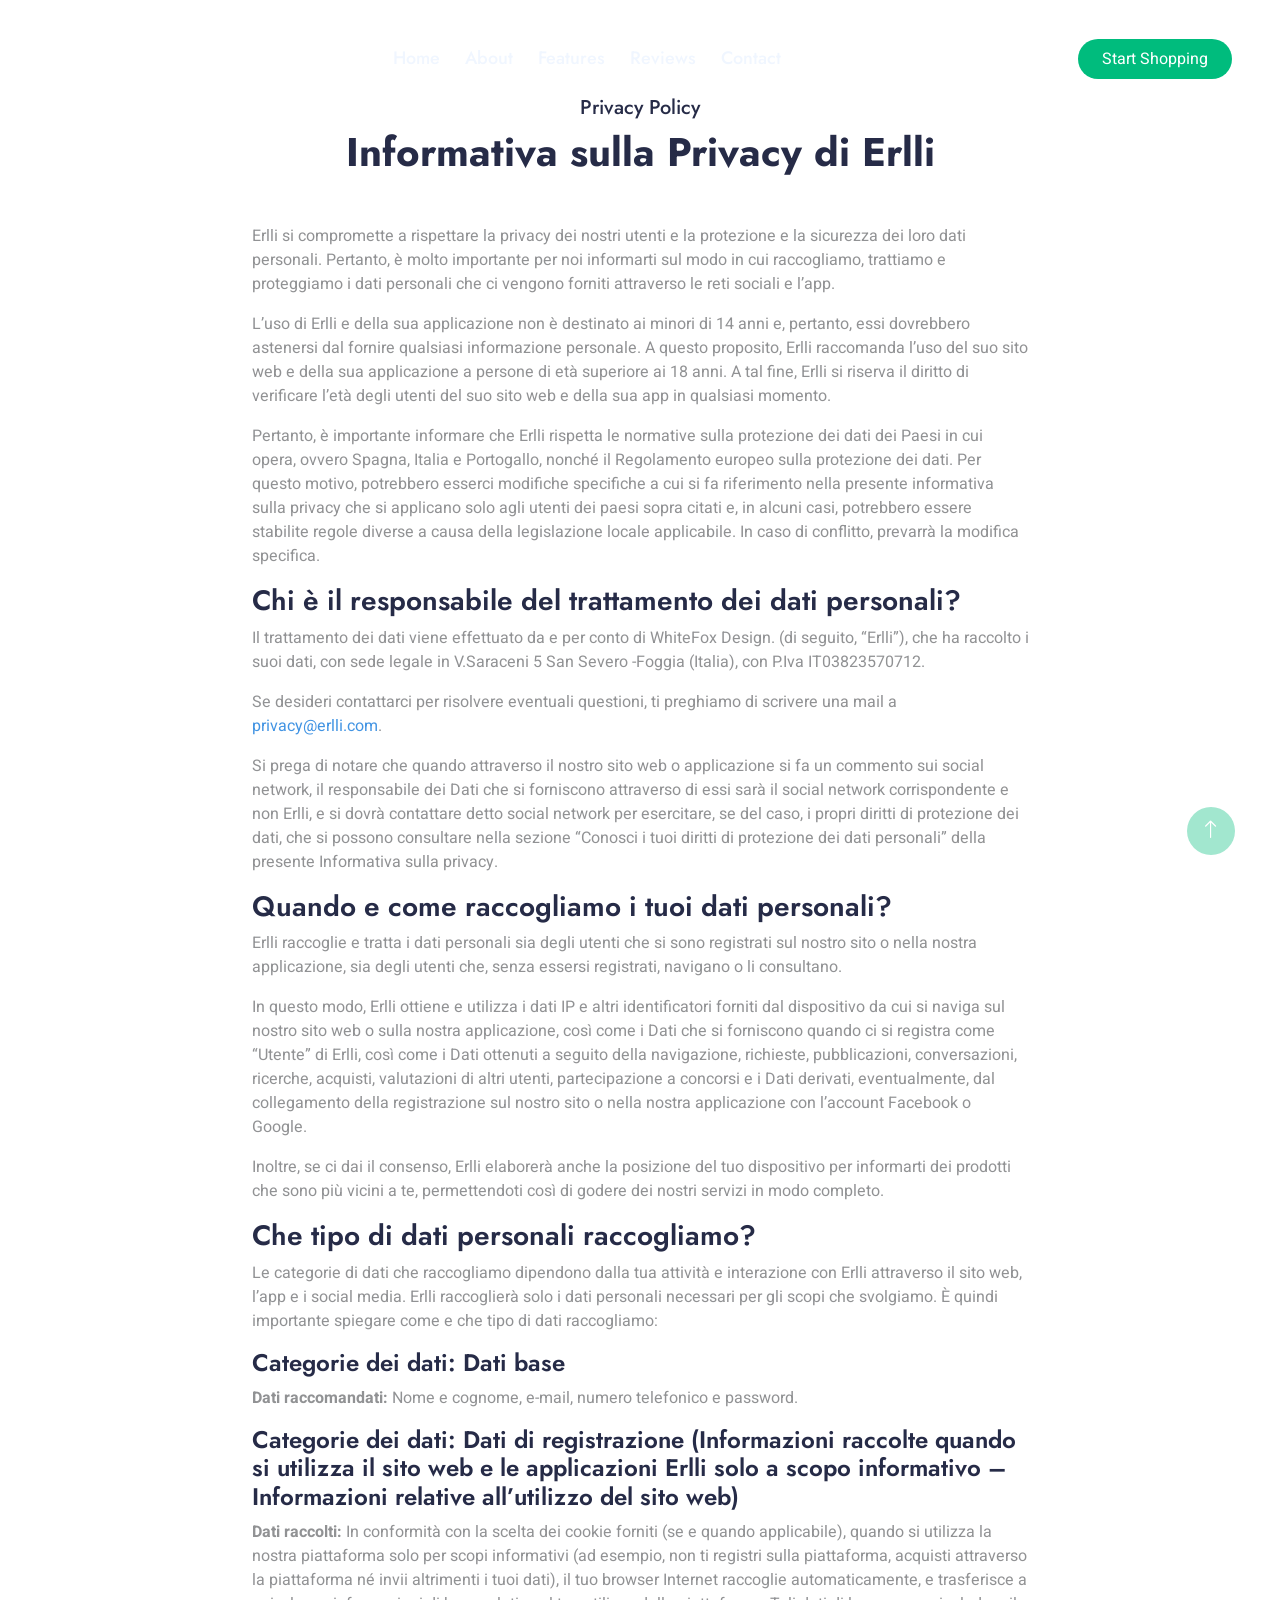
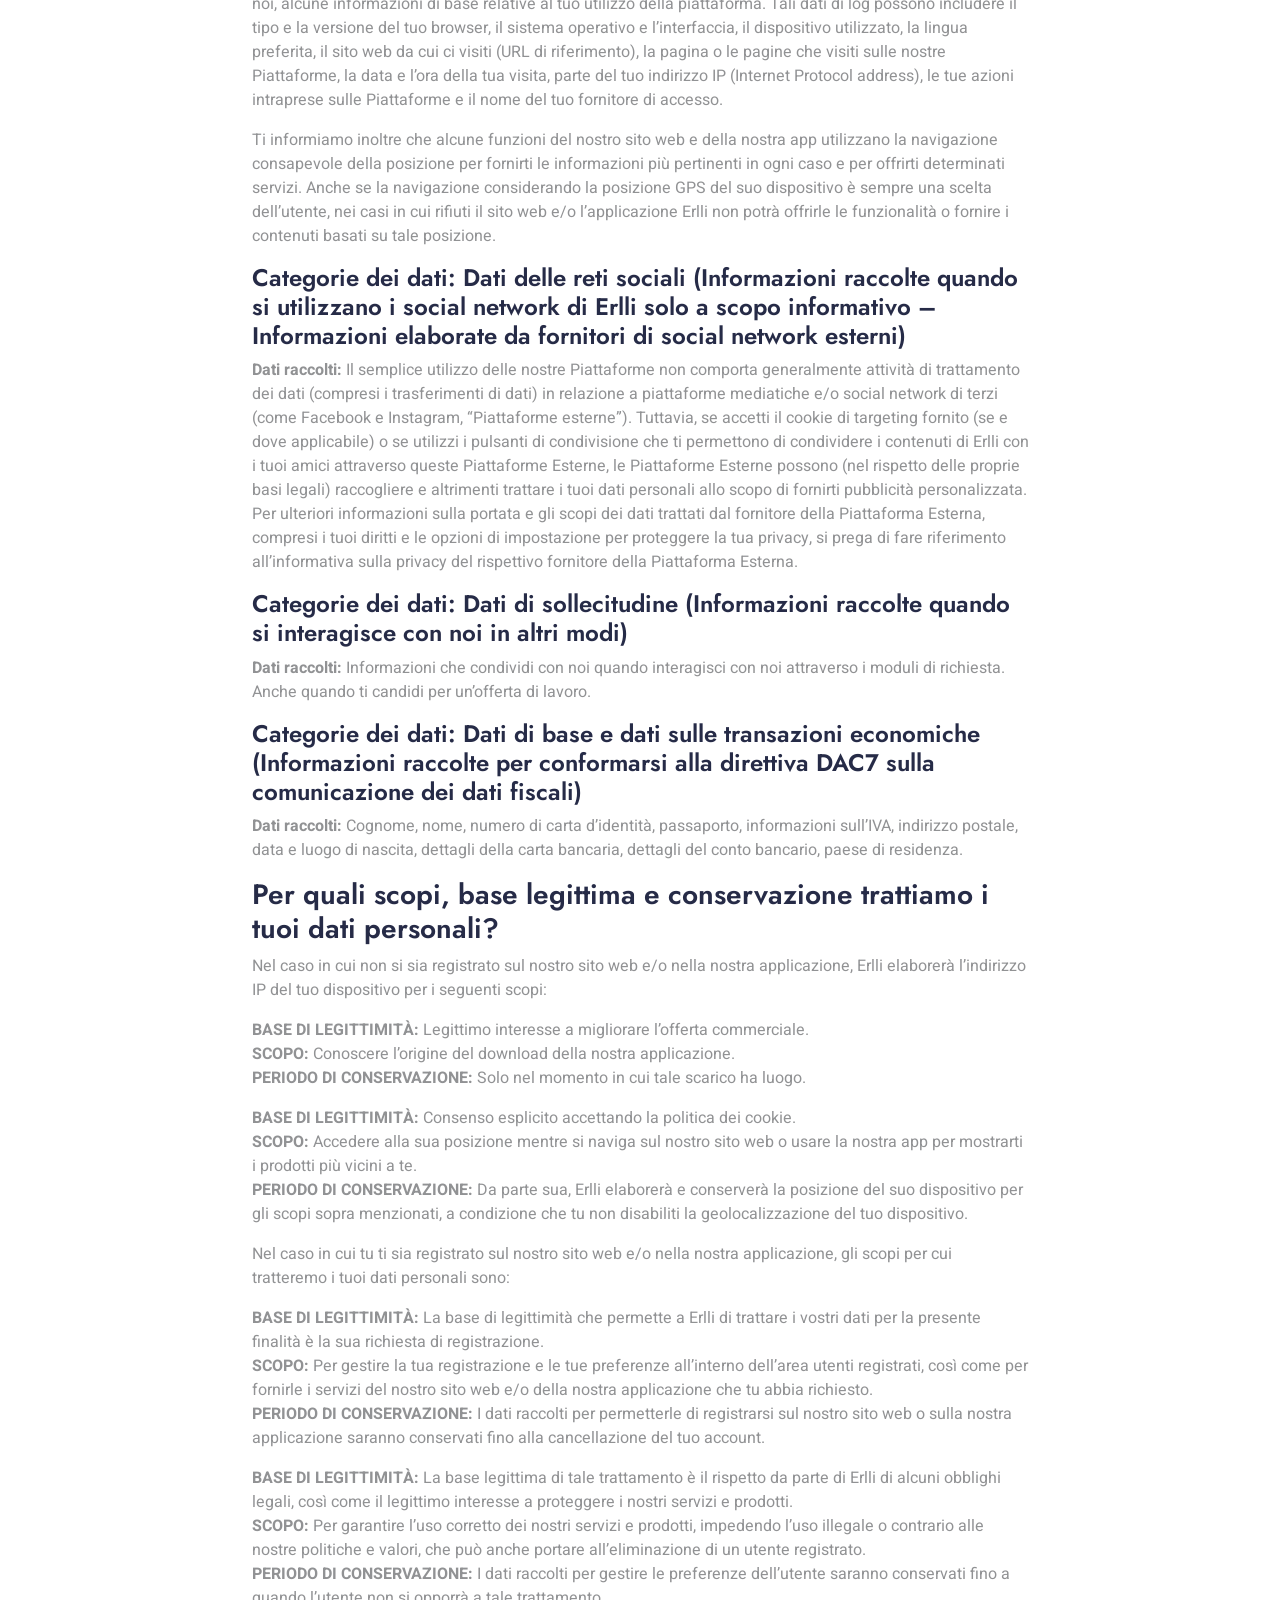
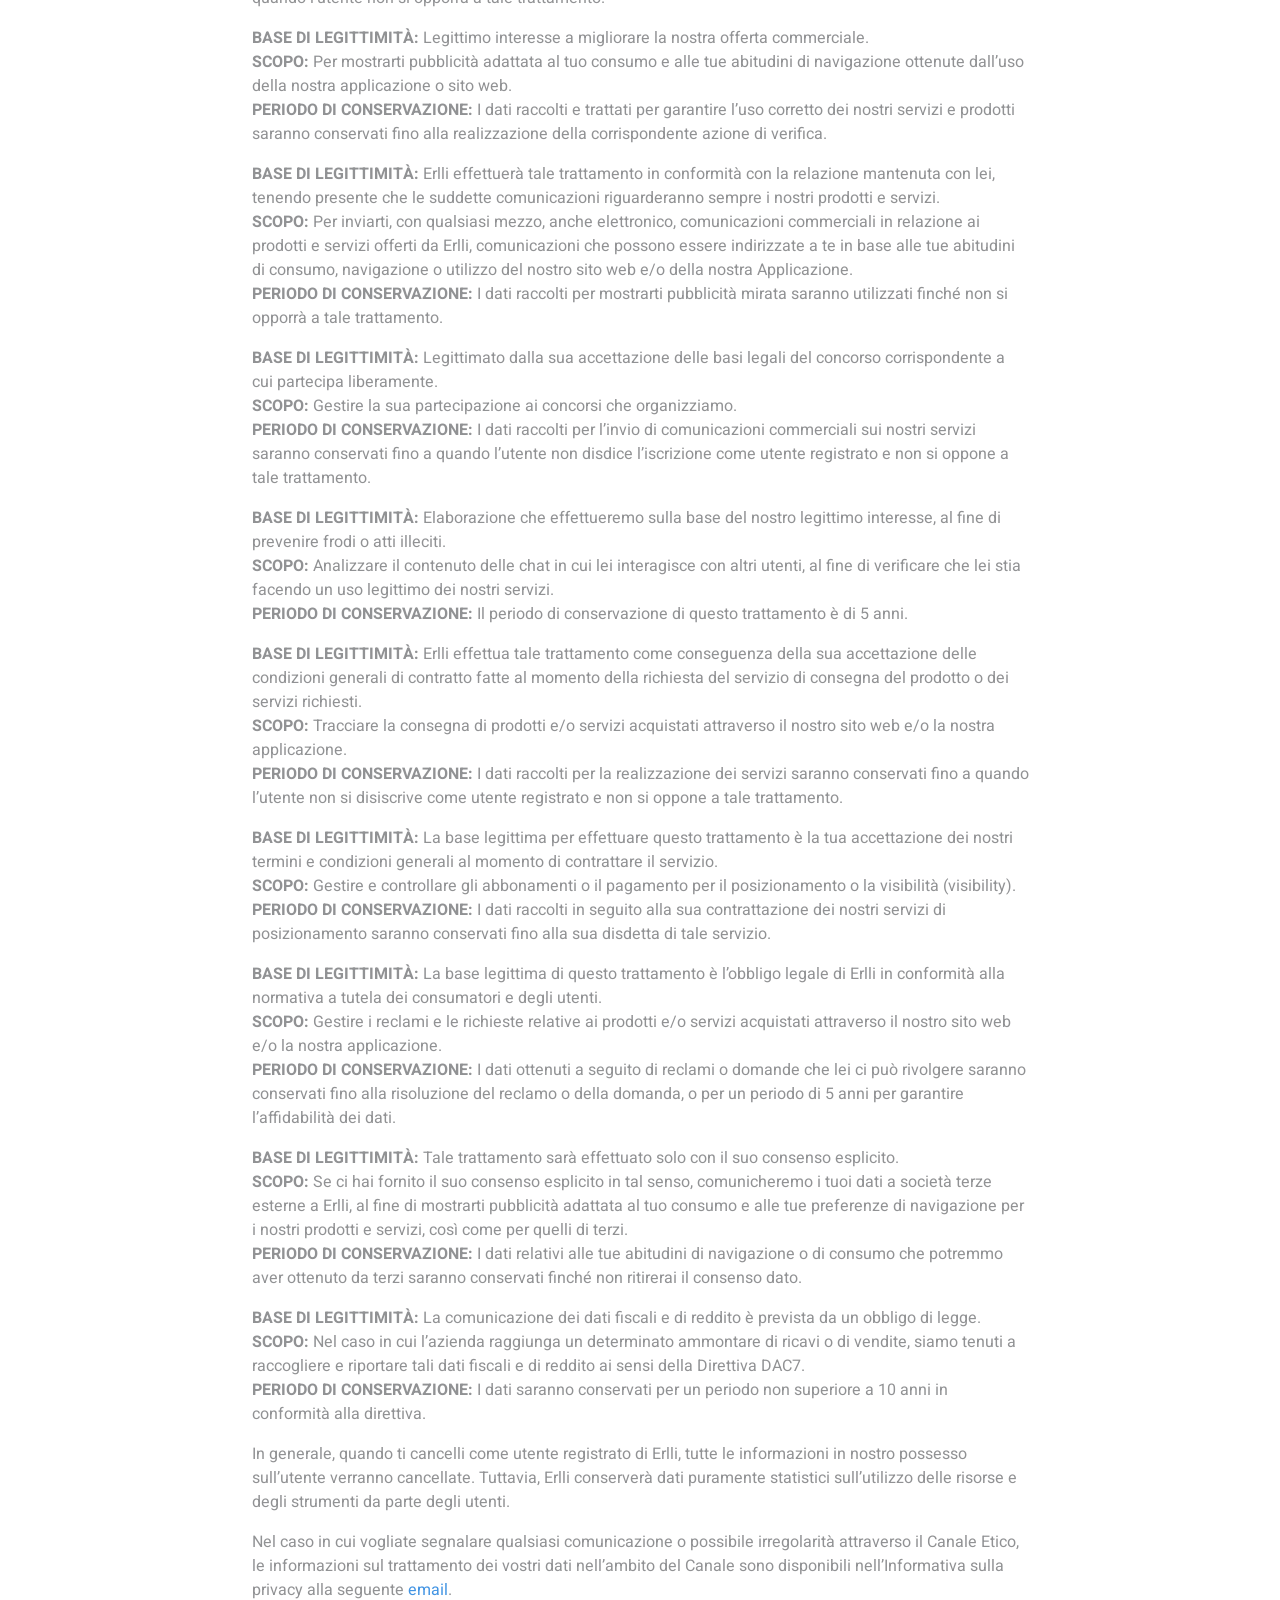
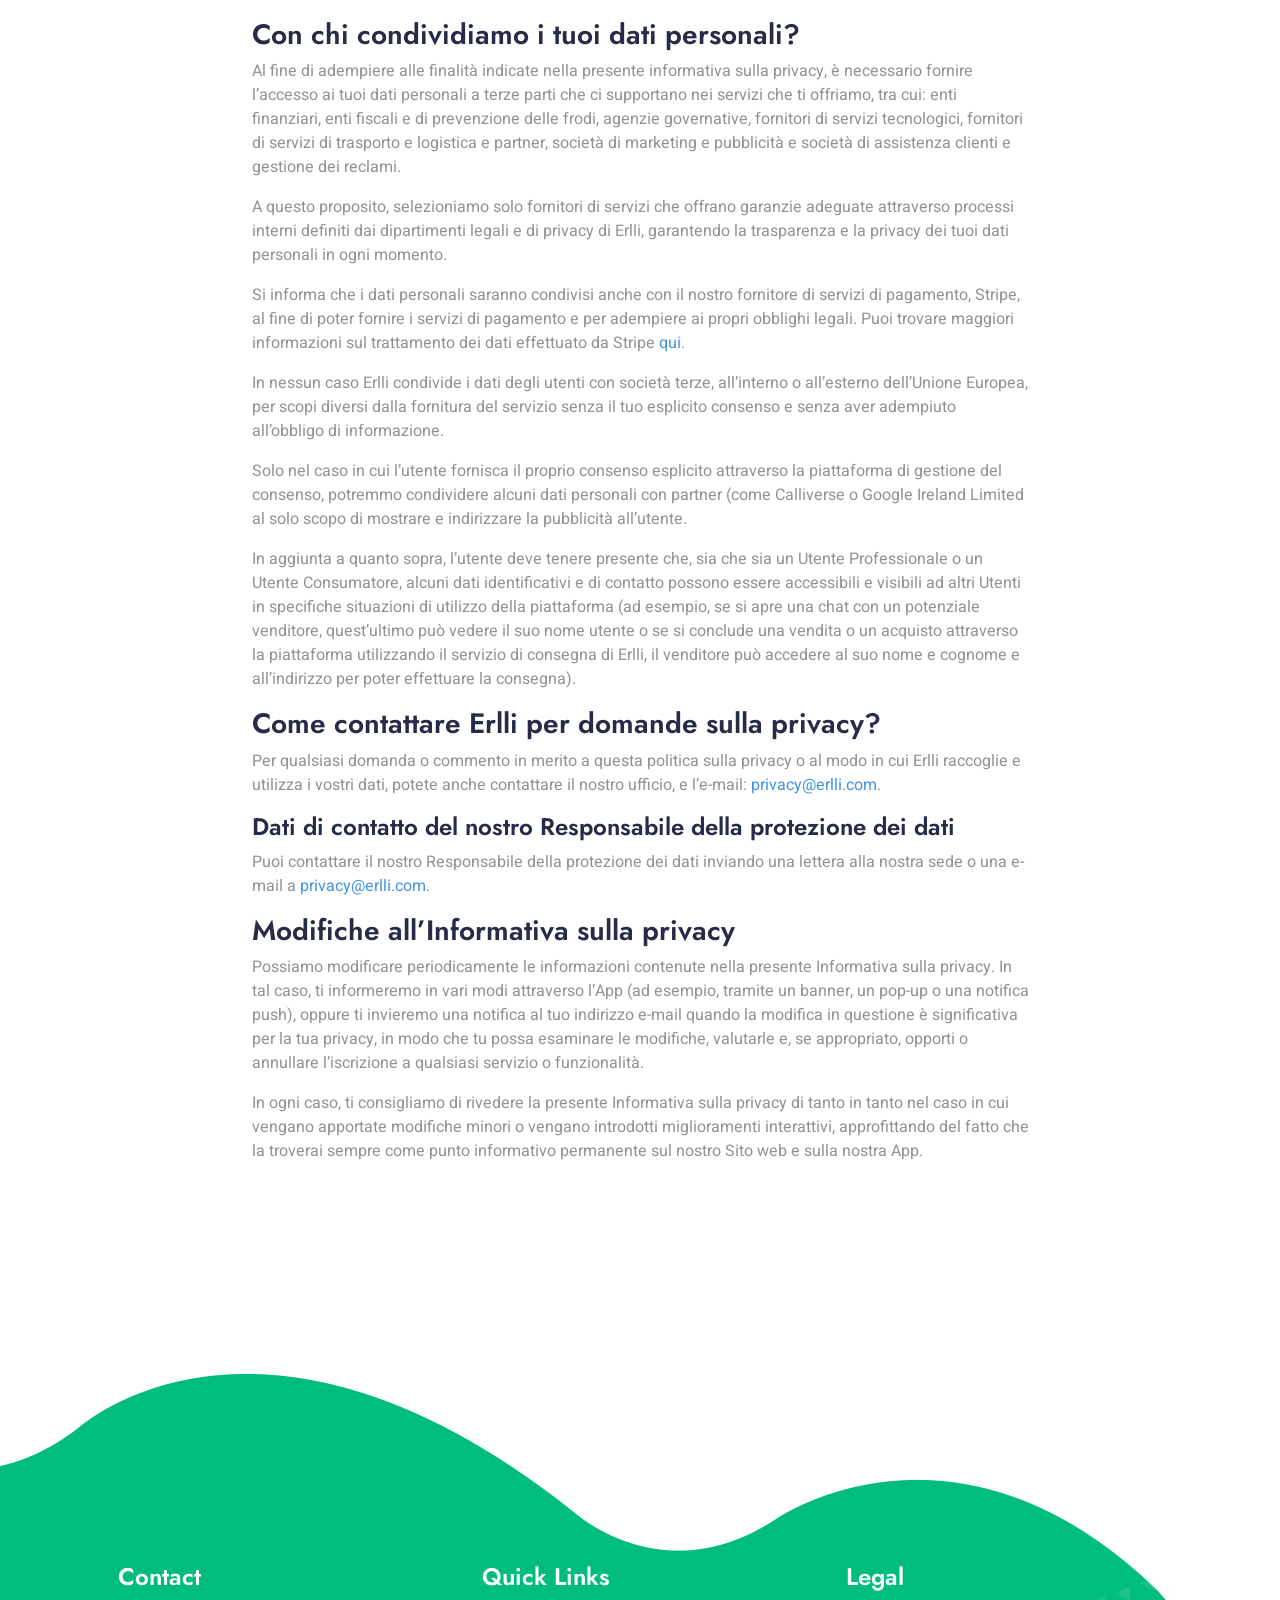
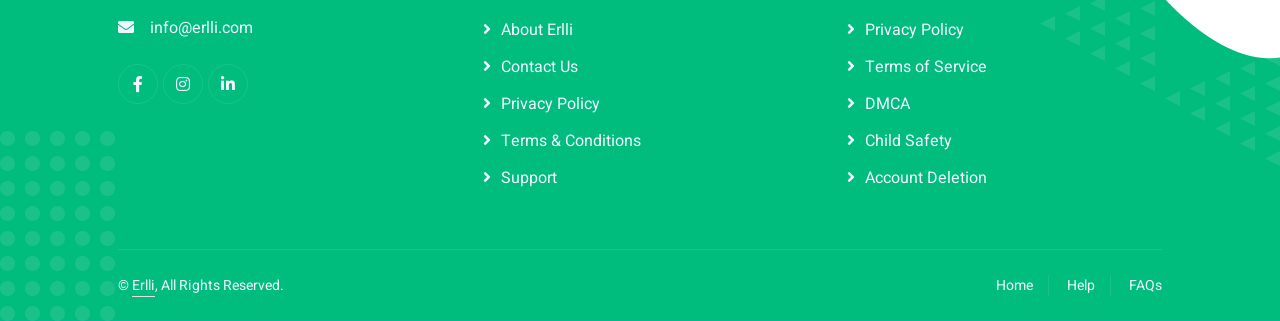
<file: legal/privacy/index.html>
<!DOCTYPE html>
<html lang="en">
<head>
    <meta charset="utf-8">
    <title>Erlli - Privacy Policy</title>
    <meta content="width=device-width, initial-scale=1.0" name="viewport">
    <meta content="e-commerce, shopping, mobile app, Erlli, privacy policy" name="keywords">
    <meta content="Read Erlli's Privacy Policy to understand how we collect, process, and protect your personal data." name="description">
    <!-- Favicon -->
    <link href="../../img/icon.png" rel="icon">
    <!-- Google Web Fonts -->
    <link rel="preconnect" href="https://fonts.googleapis.com">
    <link rel="preconnect" href="https://fonts.gstatic.com" crossorigin>
    <link href="https://fonts.googleapis.com/css2?family=Heebo:wght@400;500&family=Jost:wght@500;600;700&display=swap" rel="stylesheet">
    <!-- Icon Font Stylesheet -->
    <link href="https://cdnjs.cloudflare.com/ajax/libs/font-awesome/5.10.0/css/all.min.css" rel="stylesheet">
    <link href="https://cdn.jsdelivr.net/npm/bootstrap-icons@1.4.1/font/bootstrap-icons.css" rel="stylesheet">
    <!-- Libraries Stylesheet -->
    <link href="../../lib/animate/animate.min.css" rel="stylesheet">
    <link href="../../lib/owlcarousel/assets/owl.carousel.min.css" rel="stylesheet">
    <!-- Customized Bootstrap Stylesheet -->
    <link href="../../css/bootstrap.min.css" rel="stylesheet">
    <!-- Template Stylesheet -->
    <link href="../../css/style.css" rel="stylesheet">
</head>
<body>
    <div class="container-xxl bg-white p-0">
        <!-- Spinner Start -->
        <div id="spinner" class="show bg-white position-fixed translate-middle w-100 vh-100 top-50 start-50 d-flex align-items-center justify-content-center">
            <div class="spinner-grow text-primary" style="width: 3rem; height: 3rem;" role="status">
                <span class="sr-only">Loading...</span>
            </div>
        </div>
        <!-- Spinner End -->
        <!-- Navbar Start -->
        <div class="container-xxl position-relative p-0">
            <nav class="navbar navbar-expand-lg navbar-light px-4 px-lg-5 py-3 py-lg-0">
                <a href="../.." class="navbar-brand p-0">
                    <h1 class="m-0">Erlli</h1>
                    <!-- <img src="img/logo.png" alt="Logo"> -->
                </a>
                <button class="navbar-toggler" type="button" data-bs-toggle="collapse" data-bs-target="#navbarCollapse">
                    <span class="fa fa-bars"></span>
                </button>
                <div class="collapse navbar-collapse" id="navbarCollapse">
                    <div class="navbar-nav mx-auto py-0">
                        <a href="../.." class="nav-item nav-link">Home</a>
                        <a href="../../#about" class="nav-item nav-link">About</a>
                        <a href="../../#feature" class="nav-item nav-link">Features</a>
                        <a href="../../#review" class="nav-item nav-link">Reviews</a>
                        <a href="../../#contact" class="nav-item nav-link">Contact</a>
                    </div>
                    <a href="" class="btn btn-primary-gradient rounded-pill py-2 px-4 ms-3 d-none d-lg-block">Start Shopping</a>
                </div>
            </nav>
        </div>
        <!-- Navbar End -->
        <!-- Privacy Policy Start -->
        <div class="container-xxl py-5">
            <div class="container py-5 px-lg-5">
                <div class="text-center wow fadeInUp" data-wow-delay="0.1s">
                    <h5 class="text-primary-gradient fw-medium">Privacy Policy</h5>
                    <h1 class="mb-5">Informativa sulla Privacy di Erlli</h1>
                </div>
                <div class="row justify-content-center">
                    <div class="col-lg-9 wow fadeInUp" data-wow-delay="0.3s">
                        <p>Erlli si compromette a rispettare la privacy dei nostri utenti e la protezione e la sicurezza dei loro dati personali. Pertanto, è molto importante per noi informarti sul modo in cui raccogliamo, trattiamo e proteggiamo i dati personali che ci vengono forniti attraverso le reti sociali e l’app.</p>
                        <p>L’uso di Erlli e della sua applicazione non è destinato ai minori di 14 anni e, pertanto, essi dovrebbero astenersi dal fornire qualsiasi informazione personale. A questo proposito, Erlli raccomanda l’uso del suo sito web e della sua applicazione a persone di età superiore ai 18 anni. A tal fine, Erlli si riserva il diritto di verificare l’età degli utenti del suo sito web e della sua app in qualsiasi momento.</p>
                        <p>Pertanto, è importante informare che Erlli rispetta le normative sulla protezione dei dati dei Paesi in cui opera, ovvero Spagna, Italia e Portogallo, nonché il Regolamento europeo sulla protezione dei dati. Per questo motivo, potrebbero esserci modifiche specifiche a cui si fa riferimento nella presente informativa sulla privacy che si applicano solo agli utenti dei paesi sopra citati e, in alcuni casi, potrebbero essere stabilite regole diverse a causa della legislazione locale applicabile. In caso di conflitto, prevarrà la modifica specifica.</p>
                        <h3>Chi è il responsabile del trattamento dei dati personali?</h3>
                        <p>Il trattamento dei dati viene effettuato da e per conto di WhiteFox Design. (di seguito, “Erlli”), che ha raccolto i suoi dati, con sede legale in V.Saraceni 5 San Severo -Foggia (Italia), con P.Iva IT03823570712.</p>
                        <p>Se desideri contattarci per risolvere eventuali questioni, ti preghiamo di scrivere una mail a <a href="mailto:privacy@erlli.com">privacy@erlli.com</a>.</p>
                        <p>Si prega di notare che quando attraverso il nostro sito web o applicazione si fa un commento sui social network, il responsabile dei Dati che si forniscono attraverso di essi sarà il social network corrispondente e non Erlli, e si dovrà contattare detto social network per esercitare, se del caso, i propri diritti di protezione dei dati, che si possono consultare nella sezione “Conosci i tuoi diritti di protezione dei dati personali” della presente Informativa sulla privacy.</p>
                        <h3>Quando e come raccogliamo i tuoi dati personali?</h3>
                        <p>Erlli raccoglie e tratta i dati personali sia degli utenti che si sono registrati sul nostro sito o nella nostra applicazione, sia degli utenti che, senza essersi registrati, navigano o li consultano.</p>
                        <p>In questo modo, Erlli ottiene e utilizza i dati IP e altri identificatori forniti dal dispositivo da cui si naviga sul nostro sito web o sulla nostra applicazione, così come i Dati che si forniscono quando ci si registra come “Utente” di Erlli, così come i Dati ottenuti a seguito della navigazione, richieste, pubblicazioni, conversazioni, ricerche, acquisti, valutazioni di altri utenti, partecipazione a concorsi e i Dati derivati, eventualmente, dal collegamento della registrazione sul nostro sito o nella nostra applicazione con l’account Facebook o Google.</p>
                        <p>Inoltre, se ci dai il consenso, Erlli elaborerà anche la posizione del tuo dispositivo per informarti dei prodotti che sono più vicini a te, permettendoti così di godere dei nostri servizi in modo completo.</p>
                        <h3>Che tipo di dati personali raccogliamo?</h3>
                        <p>Le categorie di dati che raccogliamo dipendono dalla tua attività e interazione con Erlli attraverso il sito web, l’app e i social media. Erlli raccoglierà solo i dati personali necessari per gli scopi che svolgiamo. È quindi importante spiegare come e che tipo di dati raccogliamo:</p>
                        <h4>Categorie dei dati: Dati base</h4>
                        <p><strong>Dati raccomandati:</strong> Nome e cognome, e-mail, numero telefonico e password.</p>
                        <h4>Categorie dei dati: Dati di registrazione (Informazioni raccolte quando si utilizza il sito web e le applicazioni Erlli solo a scopo informativo – Informazioni relative all’utilizzo del sito web)</h4>
                        <p><strong>Dati raccolti:</strong> In conformità con la scelta dei cookie forniti (se e quando applicabile), quando si utilizza la nostra piattaforma solo per scopi informativi (ad esempio, non ti registri sulla piattaforma, acquisti attraverso la piattaforma né invii altrimenti i tuoi dati), il tuo browser Internet raccoglie automaticamente, e trasferisce a noi, alcune informazioni di base relative al tuo utilizzo della piattaforma. Tali dati di log possono includere il tipo e la versione del tuo browser, il sistema operativo e l’interfaccia, il dispositivo utilizzato, la lingua preferita, il sito web da cui ci visiti (URL di riferimento), la pagina o le pagine che visiti sulle nostre Piattaforme, la data e l’ora della tua visita, parte del tuo indirizzo IP (Internet Protocol address), le tue azioni intraprese sulle Piattaforme e il nome del tuo fornitore di accesso.</p>
                        <p>Ti informiamo inoltre che alcune funzioni del nostro sito web e della nostra app utilizzano la navigazione consapevole della posizione per fornirti le informazioni più pertinenti in ogni caso e per offrirti determinati servizi. Anche se la navigazione considerando la posizione GPS del suo dispositivo è sempre una scelta dell’utente, nei casi in cui rifiuti il sito web e/o l’applicazione Erlli non potrà offrirle le funzionalità o fornire i contenuti basati su tale posizione.</p>
                        <h4>Categorie dei dati: Dati delle reti sociali (Informazioni raccolte quando si utilizzano i social network di Erlli solo a scopo informativo – Informazioni elaborate da fornitori di social network esterni)</h4>
                        <p><strong>Dati raccolti:</strong> Il semplice utilizzo delle nostre Piattaforme non comporta generalmente attività di trattamento dei dati (compresi i trasferimenti di dati) in relazione a piattaforme mediatiche e/o social network di terzi (come Facebook e Instagram, “Piattaforme esterne”). Tuttavia, se accetti il cookie di targeting fornito (se e dove applicabile) o se utilizzi i pulsanti di condivisione che ti permettono di condividere i contenuti di Erlli con i tuoi amici attraverso queste Piattaforme Esterne, le Piattaforme Esterne possono (nel rispetto delle proprie basi legali) raccogliere e altrimenti trattare i tuoi dati personali allo scopo di fornirti pubblicità personalizzata. Per ulteriori informazioni sulla portata e gli scopi dei dati trattati dal fornitore della Piattaforma Esterna, compresi i tuoi diritti e le opzioni di impostazione per proteggere la tua privacy, si prega di fare riferimento all’informativa sulla privacy del rispettivo fornitore della Piattaforma Esterna.</p>
                        <h4>Categorie dei dati: Dati di sollecitudine (Informazioni raccolte quando si interagisce con noi in altri modi)</h4>
                        <p><strong>Dati raccolti:</strong> Informazioni che condividi con noi quando interagisci con noi attraverso i moduli di richiesta. Anche quando ti candidi per un’offerta di lavoro.</p>
                        <h4>Categorie dei dati: Dati di base e dati sulle transazioni economiche (Informazioni raccolte per conformarsi alla direttiva DAC7 sulla comunicazione dei dati fiscali)</h4>
                        <p><strong>Dati raccolti:</strong> Cognome, nome, numero di carta d’identità, passaporto, informazioni sull’IVA, indirizzo postale, data e luogo di nascita, dettagli della carta bancaria, dettagli del conto bancario, paese di residenza.</p>
                        <h3>Per quali scopi, base legittima e conservazione trattiamo i tuoi dati personali?</h3>
                        <p>Nel caso in cui non si sia registrato sul nostro sito web e/o nella nostra applicazione, Erlli elaborerà l’indirizzo IP del tuo dispositivo per i seguenti scopi:</p>
                        <p><strong>BASE DI LEGITTIMITÀ:</strong> Legittimo interesse a migliorare l’offerta commerciale.<br>
                        <strong>SCOPO:</strong> Conoscere l’origine del download della nostra applicazione.<br>
                        <strong>PERIODO DI CONSERVAZIONE:</strong> Solo nel momento in cui tale scarico ha luogo.</p>
                        <p><strong>BASE DI LEGITTIMITÀ:</strong> Consenso esplicito accettando la politica dei cookie.<br>
                        <strong>SCOPO:</strong> Accedere alla sua posizione mentre si naviga sul nostro sito web o usare la nostra app per mostrarti i prodotti più vicini a te.<br>
                        <strong>PERIODO DI CONSERVAZIONE:</strong> Da parte sua, Erlli elaborerà e conserverà la posizione del suo dispositivo per gli scopi sopra menzionati, a condizione che tu non disabiliti la geolocalizzazione del tuo dispositivo.</p>
                        <p>Nel caso in cui tu ti sia registrato sul nostro sito web e/o nella nostra applicazione, gli scopi per cui tratteremo i tuoi dati personali sono:</p>
                        <p><strong>BASE DI LEGITTIMITÀ:</strong> La base di legittimità che permette a Erlli di trattare i vostri dati per la presente finalità è la sua richiesta di registrazione.<br>
                        <strong>SCOPO:</strong> Per gestire la tua registrazione e le tue preferenze all’interno dell’area utenti registrati, così come per fornirle i servizi del nostro sito web e/o della nostra applicazione che tu abbia richiesto.<br>
                        <strong>PERIODO DI CONSERVAZIONE:</strong> I dati raccolti per permetterle di registrarsi sul nostro sito web o sulla nostra applicazione saranno conservati fino alla cancellazione del tuo account.</p>
                        <p><strong>BASE DI LEGITTIMITÀ:</strong> La base legittima di tale trattamento è il rispetto da parte di Erlli di alcuni obblighi legali, così come il legittimo interesse a proteggere i nostri servizi e prodotti.<br>
                        <strong>SCOPO:</strong> Per garantire l’uso corretto dei nostri servizi e prodotti, impedendo l’uso illegale o contrario alle nostre politiche e valori, che può anche portare all’eliminazione di un utente registrato.<br>
                        <strong>PERIODO DI CONSERVAZIONE:</strong> I dati raccolti per gestire le preferenze dell’utente saranno conservati fino a quando l’utente non si opporrà a tale trattamento.</p>
                        <p><strong>BASE DI LEGITTIMITÀ:</strong> Legittimo interesse a migliorare la nostra offerta commerciale.<br>
                        <strong>SCOPO:</strong> Per mostrarti pubblicità adattata al tuo consumo e alle tue abitudini di navigazione ottenute dall’uso della nostra applicazione o sito web.<br>
                        <strong>PERIODO DI CONSERVAZIONE:</strong> I dati raccolti e trattati per garantire l’uso corretto dei nostri servizi e prodotti saranno conservati fino alla realizzazione della corrispondente azione di verifica.</p>
                        <p><strong>BASE DI LEGITTIMITÀ:</strong> Erlli effettuerà tale trattamento in conformità con la relazione mantenuta con lei, tenendo presente che le suddette comunicazioni riguarderanno sempre i nostri prodotti e servizi.<br>
                        <strong>SCOPO:</strong> Per inviarti, con qualsiasi mezzo, anche elettronico, comunicazioni commerciali in relazione ai prodotti e servizi offerti da Erlli, comunicazioni che possono essere indirizzate a te in base alle tue abitudini di consumo, navigazione o utilizzo del nostro sito web e/o della nostra Applicazione.<br>
                        <strong>PERIODO DI CONSERVAZIONE:</strong> I dati raccolti per mostrarti pubblicità mirata saranno utilizzati finché non si opporrà a tale trattamento.</p>
                        <p><strong>BASE DI LEGITTIMITÀ:</strong> Legittimato dalla sua accettazione delle basi legali del concorso corrispondente a cui partecipa liberamente.<br>
                        <strong>SCOPO:</strong> Gestire la sua partecipazione ai concorsi che organizziamo.<br>
                        <strong>PERIODO DI CONSERVAZIONE:</strong> I dati raccolti per l’invio di comunicazioni commerciali sui nostri servizi saranno conservati fino a quando l’utente non disdice l’iscrizione come utente registrato e non si oppone a tale trattamento.</p>
                        <p><strong>BASE DI LEGITTIMITÀ:</strong> Elaborazione che effettueremo sulla base del nostro legittimo interesse, al fine di prevenire frodi o atti illeciti.<br>
                        <strong>SCOPO:</strong> Analizzare il contenuto delle chat in cui lei interagisce con altri utenti, al fine di verificare che lei stia facendo un uso legittimo dei nostri servizi.<br>
                        <strong>PERIODO DI CONSERVAZIONE:</strong> Il periodo di conservazione di questo trattamento è di 5 anni.</p>
                        <p><strong>BASE DI LEGITTIMITÀ:</strong> Erlli effettua tale trattamento come conseguenza della sua accettazione delle condizioni generali di contratto fatte al momento della richiesta del servizio di consegna del prodotto o dei servizi richiesti.<br>
                        <strong>SCOPO:</strong> Tracciare la consegna di prodotti e/o servizi acquistati attraverso il nostro sito web e/o la nostra applicazione.<br>
                        <strong>PERIODO DI CONSERVAZIONE:</strong> I dati raccolti per la realizzazione dei servizi saranno conservati fino a quando l’utente non si disiscrive come utente registrato e non si oppone a tale trattamento.</p>
                        <p><strong>BASE DI LEGITTIMITÀ:</strong> La base legittima per effettuare questo trattamento è la tua accettazione dei nostri termini e condizioni generali al momento di contrattare il servizio.<br>
                        <strong>SCOPO:</strong> Gestire e controllare gli abbonamenti o il pagamento per il posizionamento o la visibilità (visibility).<br>
                        <strong>PERIODO DI CONSERVAZIONE:</strong> I dati raccolti in seguito alla sua contrattazione dei nostri servizi di posizionamento saranno conservati fino alla sua disdetta di tale servizio.</p>
                        <p><strong>BASE DI LEGITTIMITÀ:</strong> La base legittima di questo trattamento è l’obbligo legale di Erlli in conformità alla normativa a tutela dei consumatori e degli utenti.<br>
                        <strong>SCOPO:</strong> Gestire i reclami e le richieste relative ai prodotti e/o servizi acquistati attraverso il nostro sito web e/o la nostra applicazione.<br>
                        <strong>PERIODO DI CONSERVAZIONE:</strong> I dati ottenuti a seguito di reclami o domande che lei ci può rivolgere saranno conservati fino alla risoluzione del reclamo o della domanda, o per un periodo di 5 anni per garantire l’affidabilità dei dati.</p>
                        <p><strong>BASE DI LEGITTIMITÀ:</strong> Tale trattamento sarà effettuato solo con il suo consenso esplicito.<br>
                        <strong>SCOPO:</strong> Se ci hai fornito il suo consenso esplicito in tal senso, comunicheremo i tuoi dati a società terze esterne a Erlli, al fine di mostrarti pubblicità adattata al tuo consumo e alle tue preferenze di navigazione per i nostri prodotti e servizi, così come per quelli di terzi.<br>
                        <strong>PERIODO DI CONSERVAZIONE:</strong> I dati relativi alle tue abitudini di navigazione o di consumo che potremmo aver ottenuto da terzi saranno conservati finché non ritirerai il consenso dato.</p>
                        <p><strong>BASE DI LEGITTIMITÀ:</strong> La comunicazione dei dati fiscali e di reddito è prevista da un obbligo di legge.<br>
                        <strong>SCOPO:</strong> Nel caso in cui l’azienda raggiunga un determinato ammontare di ricavi o di vendite, siamo tenuti a raccogliere e riportare tali dati fiscali e di reddito ai sensi della Direttiva DAC7.<br>
                        <strong>PERIODO DI CONSERVAZIONE:</strong> I dati saranno conservati per un periodo non superiore a 10 anni in conformità alla direttiva.</p>
                        <p>In generale, quando ti cancelli come utente registrato di Erlli, tutte le informazioni in nostro possesso sull’utente verranno cancellate. Tuttavia, Erlli conserverà dati puramente statistici sull’utilizzo delle risorse e degli strumenti da parte degli utenti.</p>
                        <p>Nel caso in cui vogliate segnalare qualsiasi comunicazione o possibile irregolarità attraverso il Canale Etico, le informazioni sul trattamento dei vostri dati nell’ambito del Canale sono disponibili nell’Informativa sulla privacy alla seguente <a href="mailto:privacy@erlli.com">email</a>.</p>
                        <h3>Con chi condividiamo i tuoi dati personali?</h3>
                        <p>Al fine di adempiere alle finalità indicate nella presente informativa sulla privacy, è necessario fornire l’accesso ai tuoi dati personali a terze parti che ci supportano nei servizi che ti offriamo, tra cui: enti finanziari, enti fiscali e di prevenzione delle frodi, agenzie governative, fornitori di servizi tecnologici, fornitori di servizi di trasporto e logistica e partner, società di marketing e pubblicità e società di assistenza clienti e gestione dei reclami.</p>
                        <p>A questo proposito, selezioniamo solo fornitori di servizi che offrano garanzie adeguate attraverso processi interni definiti dai dipartimenti legali e di privacy di Erlli, garantendo la trasparenza e la privacy dei tuoi dati personali in ogni momento.</p>
                        <p>Si informa che i dati personali saranno condivisi anche con il nostro fornitore di servizi di pagamento, Stripe, al fine di poter fornire i servizi di pagamento e per adempiere ai propri obblighi legali. Puoi trovare maggiori informazioni sul trattamento dei dati effettuato da Stripe <a href="https://stripe.com/privacy" target="_blank">qui</a>.</p>
                        <p>In nessun caso Erlli condivide i dati degli utenti con società terze, all’interno o all’esterno dell’Unione Europea, per scopi diversi dalla fornitura del servizio senza il tuo esplicito consenso e senza aver adempiuto all’obbligo di informazione.</p>
                        <p>Solo nel caso in cui l’utente fornisca il proprio consenso esplicito attraverso la piattaforma di gestione del consenso, potremmo condividere alcuni dati personali con partner (come Calliverse o Google Ireland Limited al solo scopo di mostrare e indirizzare la pubblicità all’utente.</p>
                        <p>In aggiunta a quanto sopra, l’utente deve tenere presente che, sia che sia un Utente Professionale o un Utente Consumatore, alcuni dati identificativi e di contatto possono essere accessibili e visibili ad altri Utenti in specifiche situazioni di utilizzo della piattaforma (ad esempio, se si apre una chat con un potenziale venditore, quest’ultimo può vedere il suo nome utente o se si conclude una vendita o un acquisto attraverso la piattaforma utilizzando il servizio di consegna di Erlli, il venditore può accedere al suo nome e cognome e all’indirizzo per poter effettuare la consegna).</p>
                        <h3>Come contattare Erlli per domande sulla privacy?</h3>
                        <p>Per qualsiasi domanda o commento in merito a questa politica sulla privacy o al modo in cui Erlli raccoglie e utilizza i vostri dati, potete anche contattare il nostro ufficio, e l’e-mail: <a href="mailto:privacy@erlli.com">privacy@erlli.com</a>.</p>
                        <h4>Dati di contatto del nostro Responsabile della protezione dei dati</h4>
                        <p>Puoi contattare il nostro Responsabile della protezione dei dati inviando una lettera alla nostra sede o una e-mail a <a href="mailto:privacy@erlli.com">privacy@erlli.com</a>.</p>
                        <h3>Modifiche all’Informativa sulla privacy</h3>
                        <p>Possiamo modificare periodicamente le informazioni contenute nella presente Informativa sulla privacy. In tal caso, ti informeremo in vari modi attraverso l’App (ad esempio, tramite un banner, un pop-up o una notifica push), oppure ti invieremo una notifica al tuo indirizzo e-mail quando la modifica in questione è significativa per la tua privacy, in modo che tu possa esaminare le modifiche, valutarle e, se appropriato, opporti o annullare l’iscrizione a qualsiasi servizio o funzionalità.</p>
                        <p>In ogni caso, ti consigliamo di rivedere la presente Informativa sulla privacy di tanto in tanto nel caso in cui vengano apportate modifiche minori o vengano introdotti miglioramenti interattivi, approfittando del fatto che la troverai sempre come punto informativo permanente sul nostro Sito web e sulla nostra App.</p>
                    </div>
                </div>
            </div>
        </div>
        <!-- Privacy Policy End -->
        <!-- Footer Start -->
        <div class="container-fluid bg-primary text-light footer wow fadeIn" data-wow-delay="0.1s">
            <div class="container py-5 px-lg-5">
                <div class="row g-5">
                    <div class="col-md-6 col-lg-4">
                        <h4 class="text-white mb-4">Contact</h4>
                        <p><i class="fa fa-envelope me-3"></i>info@erlli.com</p>
                        <div class="d-flex pt-2">
                            <a class="btn btn-outline-light btn-social" href=""><i class="fab fa-facebook-f"></i></a>
                            <a class="btn btn-outline-light btn-social" href=""><i class="fab fa-instagram"></i></a>
                            <a class="btn btn-outline-light btn-social" href=""><i class="fab fa-linkedin-in"></i></a>
                        </div>
                    </div>
                    <div class="col-md-6 col-lg-4">
                        <h4 class="text-white mb-4">Quick Links</h4>
                        <a class="btn btn-link" href="../..#about">About Erlli</a>
                        <a class="btn btn-link" href="../..#contact">Contact Us</a>
                        <a class="btn btn-link" href="">Privacy Policy</a>
                        <a class="btn btn-link" href="">Terms & Conditions</a>
                        <a class="btn btn-link" href="">Support</a>
                    </div>
                    <div class="col-md-6 col-lg-4">
                        <h4 class="text-white mb-4">Legal</h4>
                        <a class="btn btn-link" href="index.html">Privacy Policy</a>
                        <a class="btn btn-link" href="">Terms of Service</a>
                        <a class="btn btn-link" href="">DMCA</a>
                        <a class="btn btn-link" href="">Child Safety</a>
                        <a class="btn btn-link" href="">Account Deletion</a>
                    </div>
                </div>
            </div>
            <div class="container px-lg-5">
                <div class="copyright">
                    <div class="row">
                        <div class="col-md-6 text-center text-md-start mb-3 mb-md-0">
                            © <a class="border-bottom" href="#">Erlli</a>, All Rights Reserved.
                            <!--/*** This template is free as long as you keep the footer author’s credit link/attribution link/backlink. If you'd like to use the template without the footer author’s credit link/attribution link/backlink, you can purchase the Credit Removal License from "https://htmlcodex.com/credit-removal". Thank you for your support. ***/-->
                          
                        </div>
                        <div class="col-md-6 text-center text-md-end">
                            <div class="footer-menu">
                                <a href="../../index.html#home">Home</a>
                                <a href="../../index.html#contact">Help</a>
                                <a href="">FAQs</a>
                            </div>
                        </div>
                    </div>
                </div>
            </div>
        </div>
        <!-- Footer End -->
        <!-- Back to Top -->
        <a href="#" class="btn btn-lg btn-lg-square back-to-top pt-2"><i class="bi bi-arrow-up text-white"></i></a>
    </div>
    <!-- JavaScript Libraries -->
    <script src="https://code.jquery.com/jquery-3.4.1.min.js"></script>
    <script src="https://cdn.jsdelivr.net/npm/bootstrap@5.0.0/dist/js/bootstrap.bundle.min.js"></script>
    <script src="../../lib/wow/wow.min.js"></script>
    <script src="../../lib/easing/easing.min.js"></script>
    <script src="../../lib/waypoints/waypoints.min.js"></script>
    <script src="../../lib/counterup/counterup.min.js"></script>
    <script src="../../lib/owlcarousel/owl.carousel.min.js"></script>
    <!-- Template Javascript -->
    <script src="../../js/main.js"></script>
</body>
</html>
</file>
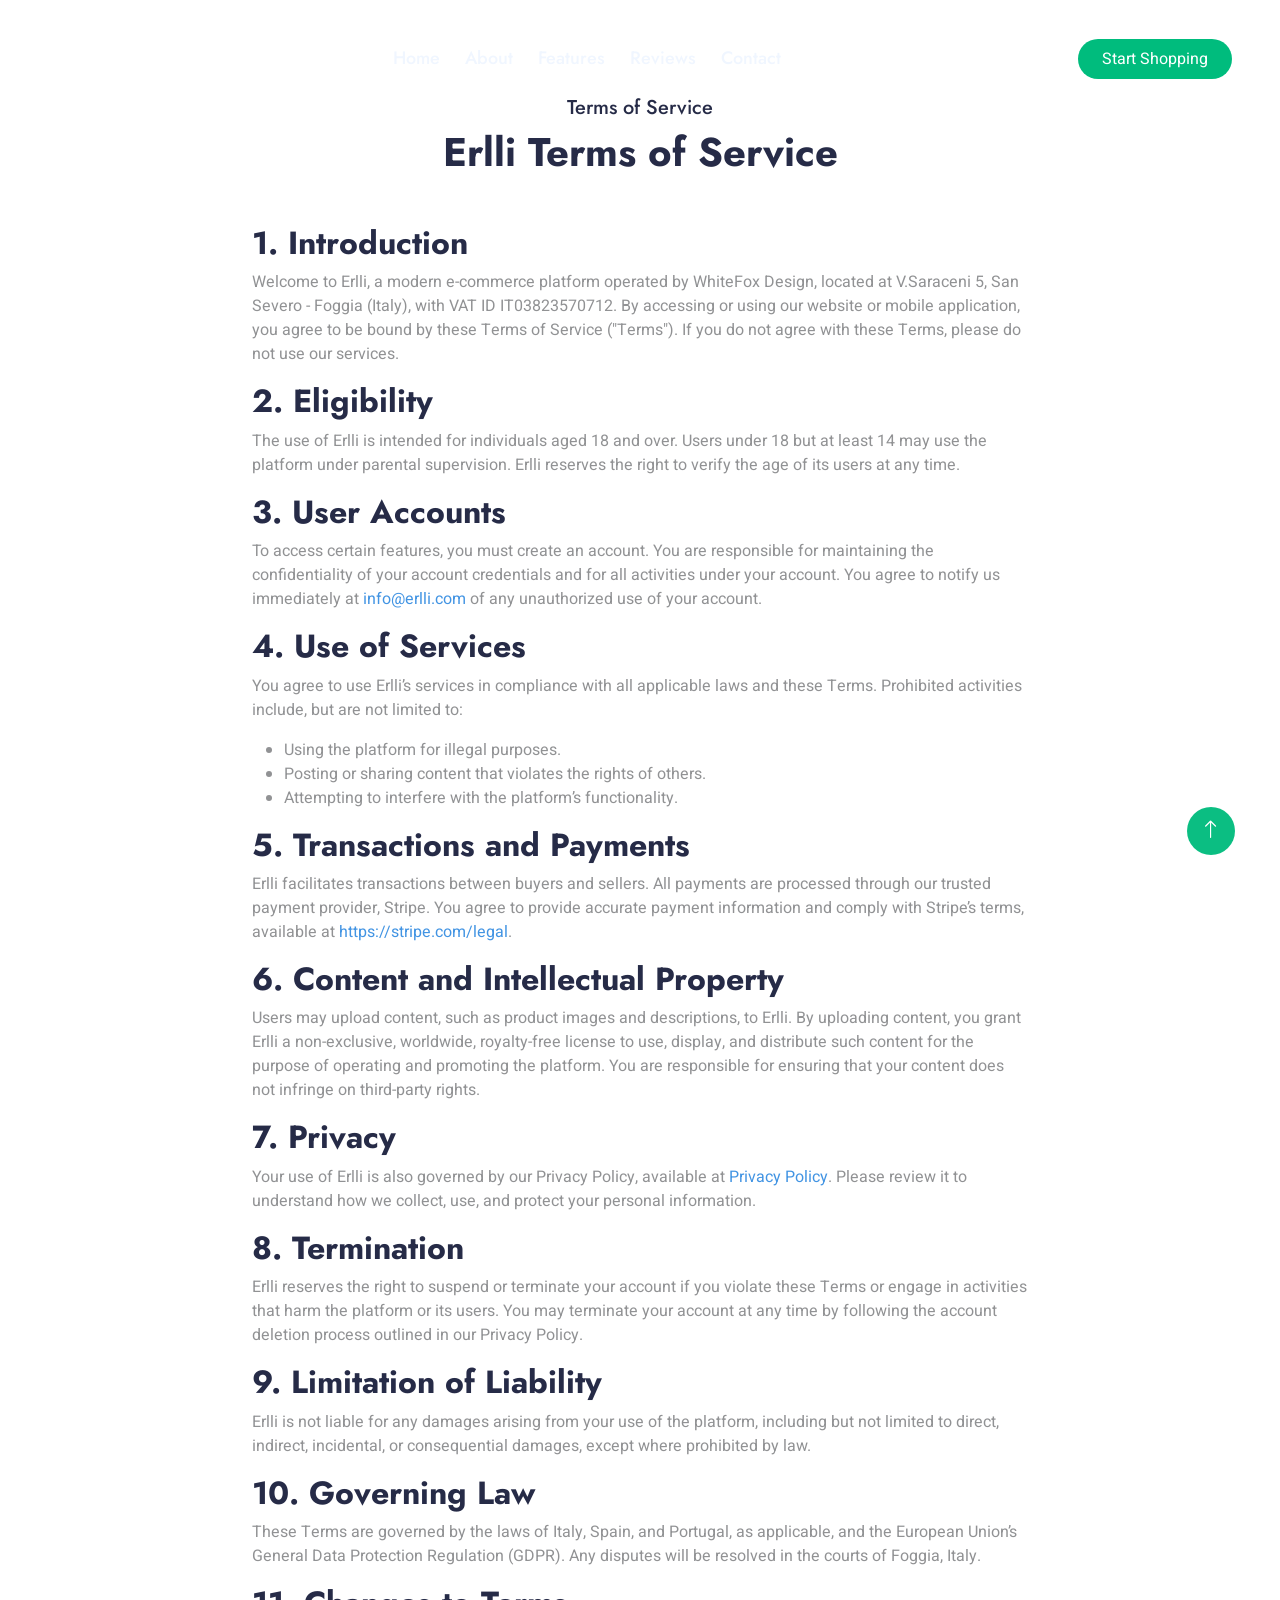
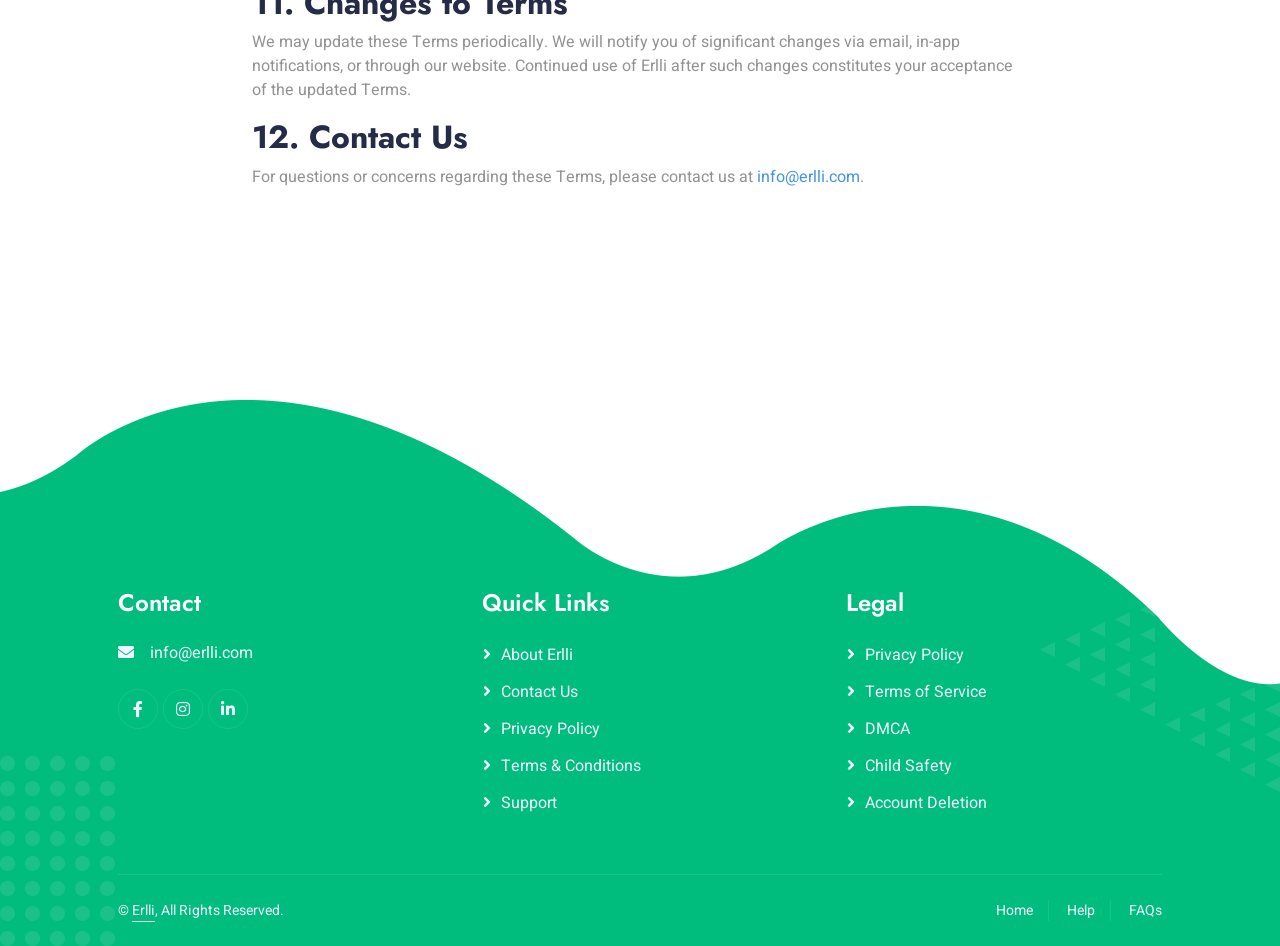
<file: legal/terms/index.html>
<!DOCTYPE html>
<html lang="en">
<head>
    <meta charset="utf-8">
    <title>Erlli - Terms of Service</title>
    <meta content="width=device-width, initial-scale=1.0" name="viewport">
    <meta content="e-commerce, shopping, mobile app, Erlli, terms of service" name="keywords">
    <meta content="Review the Terms of Service for using Erlli, the ultimate e-commerce app for seamless shopping and personalized user experiences." name="description">
    <!-- Favicon -->
    <link href="../../img/icon.png" rel="icon">
    <!-- Google Web Fonts -->
    <link rel="preconnect" href="https://fonts.googleapis.com">
    <link rel="preconnect" href="https://fonts.gstatic.com" crossorigin>
    <link href="https://fonts.googleapis.com/css2?family=Heebo:wght@400;500&family=Jost:wght@500;600;700&display=swap" rel="stylesheet">
    <!-- Icon Font Stylesheet -->
    <link href="https://cdnjs.cloudflare.com/ajax/libs/font-awesome/5.10.0/css/all.min.css" rel="stylesheet">
    <link href="https://cdn.jsdelivr.net/npm/bootstrap-icons@1.4.1/font/bootstrap-icons.css" rel="stylesheet">
    <!-- Libraries Stylesheet -->
    <link href="../../lib/animate/animate.min.css" rel="stylesheet">
    <link href="../../lib/owlcarousel/assets/owl.carousel.min.css" rel="stylesheet">
    <!-- Customized Bootstrap Stylesheet -->
    <link href="../../css/bootstrap.min.css" rel="stylesheet">
    <!-- Template Stylesheet -->
    <link href="../../css/style.css" rel="stylesheet">
</head>
<body data-bs-spy="scroll" data-bs-target=".navbar" data-bs-offset="51">
    <div class="container-xxl bg-white p-0">
        <!-- Spinner Start -->
        <div id="spinner" class="show bg-white position-fixed translate-middle w-100 vh-100 top-50 start-50 d-flex align-items-center justify-content-center">
            <div class="spinner-grow text-primary" style="width: 3rem; height: 3rem;" role="status">
                <span class="sr-only">Loading...</span>
            </div>
        </div>
        <!-- Spinner End -->
        <!-- Navbar Start -->
        <div class="container-xxl position-relative p-0" id="home">
            <nav class="navbar navbar-expand-lg navbar-light px-4 px-lg-5 py-3 py-lg-0">
                <a href="../../index.html" class="navbar-brand p-0">
                    <h1 class="m-0">Erlli</h1>
                    <!-- <img src="../../img/logo.png" alt="Logo"> -->
                </a>
                <button class="navbar-toggler" type="button" data-bs-toggle="collapse" data-bs-target="#navbarCollapse">
                    <span class="fa fa-bars"></span>
                </button>
                <div class="collapse navbar-collapse" id="navbarCollapse">
                    <div class="navbar-nav mx-auto py-0">
                        <a href="../../index.html#home" class="nav-item nav-link">Home</a>
                        <a href="../../index.html#about" class="nav-item nav-link">About</a>
                        <a href="../../index.html#feature" class="nav-item nav-link">Features</a>
                        <a href="../../index.html#review" class="nav-item nav-link">Reviews</a>
                        <a href="../../index.html#contact" class="nav-item nav-link">Contact</a>
                    </div>
                    <a href="" class="btn btn-primary-gradient rounded-pill py-2 px-4 ms-3 d-none d-lg-block">Start Shopping</a>
                </div>
            </nav>
        </div>
        <!-- Navbar End -->
        <!-- Terms of Service Start -->
        <div class="container-xxl py-5">
            <div class="container py-5 px-lg-5">
                <div class="text-center wow fadeInUp" data-wow-delay="0.1s">
                    <h5 class="text-primary-gradient fw-medium">Terms of Service</h5>
                    <h1 class="mb-5">Erlli Terms of Service</h1>
                </div>
                <div class="row justify-content-center">
                    <div class="col-lg-9">
                        <div class="wow fadeInUp" data-wow-delay="0.3s">
                            <h2>1. Introduction</h2>
                            <p>Welcome to Erlli, a modern e-commerce platform operated by WhiteFox Design, located at V.Saraceni 5, San Severo - Foggia (Italy), with VAT ID IT03823570712. By accessing or using our website or mobile application, you agree to be bound by these Terms of Service ("Terms"). If you do not agree with these Terms, please do not use our services.</p>

                            <h2>2. Eligibility</h2>
                            <p>The use of Erlli is intended for individuals aged 18 and over. Users under 18 but at least 14 may use the platform under parental supervision. Erlli reserves the right to verify the age of its users at any time.</p>

                            <h2>3. User Accounts</h2>
                            <p>To access certain features, you must create an account. You are responsible for maintaining the confidentiality of your account credentials and for all activities under your account. You agree to notify us immediately at <a href="mailto:info@erlli.com">info@erlli.com</a> of any unauthorized use of your account.</p>

                            <h2>4. Use of Services</h2>
                            <p>You agree to use Erlli’s services in compliance with all applicable laws and these Terms. Prohibited activities include, but are not limited to:</p>
                            <ul>
                                <li>Using the platform for illegal purposes.</li>
                                <li>Posting or sharing content that violates the rights of others.</li>
                                <li>Attempting to interfere with the platform’s functionality.</li>
                            </ul>

                            <h2>5. Transactions and Payments</h2>
                            <p>Erlli facilitates transactions between buyers and sellers. All payments are processed through our trusted payment provider, Stripe. You agree to provide accurate payment information and comply with Stripe’s terms, available at <a href="https://stripe.com/legal">https://stripe.com/legal</a>.</p>

                            <h2>6. Content and Intellectual Property</h2>
                            <p>Users may upload content, such as product images and descriptions, to Erlli. By uploading content, you grant Erlli a non-exclusive, worldwide, royalty-free license to use, display, and distribute such content for the purpose of operating and promoting the platform. You are responsible for ensuring that your content does not infringe on third-party rights.</p>

                            <h2>7. Privacy</h2>
                            <p>Your use of Erlli is also governed by our Privacy Policy, available at <a href="../privacy/index.html">Privacy Policy</a>. Please review it to understand how we collect, use, and protect your personal information.</p>

                            <h2>8. Termination</h2>
                            <p>Erlli reserves the right to suspend or terminate your account if you violate these Terms or engage in activities that harm the platform or its users. You may terminate your account at any time by following the account deletion process outlined in our Privacy Policy.</p>

                            <h2>9. Limitation of Liability</h2>
                            <p>Erlli is not liable for any damages arising from your use of the platform, including but not limited to direct, indirect, incidental, or consequential damages, except where prohibited by law.</p>

                            <h2>10. Governing Law</h2>
                            <p>These Terms are governed by the laws of Italy, Spain, and Portugal, as applicable, and the European Union’s General Data Protection Regulation (GDPR). Any disputes will be resolved in the courts of Foggia, Italy.</p>

                            <h2>11. Changes to Terms</h2>
                            <p>We may update these Terms periodically. We will notify you of significant changes via email, in-app notifications, or through our website. Continued use of Erlli after such changes constitutes your acceptance of the updated Terms.</p>

                            <h2>12. Contact Us</h2>
                            <p>For questions or concerns regarding these Terms, please contact us at <a href="mailto:info@erlli.com">info@erlli.com</a>.</p>
                        </div>
                    </div>
                </div>
            </div>
        </div>
        <!-- Terms of Service End -->
        <!-- Footer Start -->
        <div class="container-fluid bg-primary text-light footer wow fadeIn" data-wow-delay="0.1s">
            <div class="container py-5 px-lg-5">
                <div class="row g-5">
                    <div class="col-md-6 col-lg-4">
                        <h4 class="text-white mb-4">Contact</h4>
                        <p><i class="fa fa-envelope me-3"></i>info@erlli.com</p>
                        <div class="d-flex pt-2">
                            <a class="btn btn-outline-light btn-social" href=""><i class="fab fa-facebook-f"></i></a>
                            <a class="btn btn-outline-light btn-social" href=""><i class="fab fa-instagram"></i></a>
                            <a class="btn btn-outline-light btn-social" href=""><i class="fab fa-linkedin-in"></i></a>
                        </div>
                    </div>
                    <div class="col-md-6 col-lg-4">
                        <h4 class="text-white mb-4">Quick Links</h4>
                        <a class="btn btn-link" href="../../index.html#about">About Erlli</a>
                        <a class="btn btn-link" href="../../index.html#contact">Contact Us</a>
                        <a class="btn btn-link" href="../privacy/index.html">Privacy Policy</a>
                        <a class="btn btn-link" href="index.html">Terms & Conditions</a>
                        <a class="btn btn-link" href="../../index.html#contact">Support</a>
                    </div>
                    <div class="col-md-6 col-lg-4">
                        <h4 class="text-white mb-4">Legal</h4>
                        <a class="btn btn-link" href="../privacy/index.html">Privacy Policy</a>
                        <a class="btn btn-link" href="index.html">Terms of Service</a>
                        <a class="btn btn-link" href="../dmca/index.html">DMCA</a>
                        <a class="btn btn-link" href="../child-safety/index.html">Child Safety</a>
                        <a class="btn btn-link" href="../account-deletion/index.html">Account Deletion</a>
                    </div>
                </div>
            </div>
            <div class="container px-lg-5">
                <div class="copyright">
                    <div class="row">
                        <div class="col-md-6 text-center text-md-start mb-3 mb-md-0">
                            © <a class="border-bottom" href="../../index.html">Erlli</a>, All Rights Reserved.
                          
                        </div>
                        <div class="col-md-6 text-center text-md-end">
                            <div class="footer-menu">
                                <a href="../../index.html#home">Home</a>
                                <a href="../../index.html#home">Help</a>
                                <a href="">FAQs</a>
                            </div>
                        </div>
                    </div>
                </div>
            </div>
        </div>
        <!-- Footer End -->
        <!-- Back to Top -->
        <a href="#" class="btn btn-lg btn-lg-square back-to-top pt-2"><i class="bi bi-arrow-up text-white"></i></a>
    </div>
    <!-- JavaScript Libraries -->
    <script src="https://code.jquery.com/jquery-3.4.1.min.js"></script>
    <script src="https://cdn.jsdelivr.net/npm/bootstrap@5.0.0/dist/js/bootstrap.bundle.min.js"></script>
    <script src="../../lib/wow/wow.min.js"></script>
    <script src="../../lib/easing/easing.min.js"></script>
    <script src="../../lib/waypoints/waypoints.min.js"></script>
    <script src="../../lib/counterup/counterup.min.js"></script>
    <script src="../../lib/owlcarousel/owl.carousel.min.js"></script>
    <!-- Template Javascript -->
    <script src="../../js/main.js"></script>
</body>
</html>
</file>
<file: css/style.css>
/********** Template CSS **********/
:root {
    --primary: #00BC7D;
    --secondary: #00BC7D;
    --light: #F0F6FF;
    --dark: #262B47;
}


/*** Spinner ***/
#spinner {
    opacity: 0;
    visibility: hidden;
    transition: opacity .5s ease-out, visibility 0s linear .5s;
    z-index: 99999;
}

#spinner.show {
    transition: opacity .5s ease-out, visibility 0s linear 0s;
    visibility: visible;
    opacity: 1;
}


/*** Heading ***/
h1,
h2,
.fw-bold {
    font-weight: 700 !important;
}

h3,
h4,
.fw-semi-bold {
    font-weight: 600 !important;
}

h5,
h6,
.fw-medium {
    font-weight: 500 !important;
}


/*** Gradient Text & BG ***/
..text-primary-gradient {
    color: #00BC7D;
    -webkit-background-clip: initial;
    -webkit-text-fill-color: initial;
}

.text-secondary-gradient {
    color: #00BC7D;
    -webkit-background-clip: initial;
    -webkit-text-fill-color: initial;
}

.bg-primary-gradient {
    background: #00BC7D;
}

.bg-secondary-gradient {
    background: #00BC7D;
}

/*** Button ***/
.btn {
    transition: .5s;
}

.btn.btn-primary-gradient,
.btn.btn-secondary-gradient {
    position: relative;
    overflow: hidden;
    border: none;
    color: #FFFFFF;
    z-index: 1;
}

.btn.btn-primary-gradient::after,
.btn.btn-secondary-gradient::after {
    position: absolute;
    content: "";
    top: 0;
    left: 0;
    width: 100%;
    height: 100%;
    transition: .5s;
    z-index: -1;
    opacity: 0;
}

.btn.btn-primary-gradient,
.btn.btn-secondary-gradient::after {
    background: linear-gradient(to bottom right, var(--primary), var(--secondary));
}

.btn.btn-secondary-gradient,
.btn.btn-primary-gradient::after {
    background: linear-gradient(to bottom right, var(--secondary), var(--primary));
}

.btn.btn-primary-gradient:hover::after,
.btn.btn-secondary-gradient:hover::after {
    opacity: 1;
}

.btn-square {
    width: 38px;
    height: 38px;
}

.btn-sm-square {
    width: 32px;
    height: 32px;
}

.btn-lg-square {
    width: 48px;
    height: 48px;
}

.btn-square,
.btn-sm-square,
.btn-lg-square {
    padding: 0;
    display: flex;
    align-items: center;
    justify-content: center;
    font-weight: normal;
    border-radius: 50px;
}

.back-to-top {
    position: fixed;
    display: none;
    right: 45px;
    bottom: 45px;
    z-index: 99;
    border: none;
    background: linear-gradient(to bottom right, var(--primary), var(--secondary));
}


/*** Navbar ***/
.navbar-light .navbar-nav .nav-link {
    position: relative;
    margin-right: 25px;
    padding: 45px 0;
    font-family: 'Jost', sans-serif;
    font-size: 18px;
    font-weight: 500;
    color: var(--light) !important;
    outline: none;
    transition: .5s;
}

.navbar-light .navbar-nav .nav-link::before {
    position: absolute;
    content: "";
    width: 0;
    height: 0;
    top: -10px;
    left: 50%;
    transform: translateX(-50%);
    border: 10px solid;
    border-color: var(--light) transparent transparent transparent;
    transition: .5s;
}

.sticky-top.navbar-light .navbar-nav .nav-link {
    padding: 20px 0;
    color: var(--dark) !important;
}

.navbar-light .navbar-nav .nav-link:hover::before,
.navbar-light .navbar-nav .nav-link.active::before {
    top: 0;
}

.navbar-light .navbar-brand h1 {
    color: #FFFFFF;
}

.navbar-light .navbar-brand img {
    max-height: 60px;
    transition: .5s;
}

.sticky-top.navbar-light .navbar-brand img {
    max-height: 45px;
}

@media (max-width: 991.98px) {
    .sticky-top.navbar-light {
        position: relative;
        background: #FFFFFF;
    }

    .navbar-light .navbar-collapse {
        margin-top: 15px;
        border-top: 1px solid #DDDDDD;
    }

    .navbar-light .navbar-nav .nav-link,
    .sticky-top.navbar-light .navbar-nav .nav-link {
        padding: 10px 0;
        margin-left: 0;
        color: var(--dark) !important;
    }

    .navbar-light .navbar-nav .nav-link::before {
        display: none;
    }

    .navbar-light .navbar-nav .nav-link:hover,
    .navbar-light .navbar-nav .nav-link.active {
        color: var(--primary) !important;
    }

    .navbar-light .navbar-brand h1 {
        background: linear-gradient(to bottom right, var(--primary), var(--secondary));
        -webkit-background-clip: text;
        -webkit-text-fill-color: transparent;
    }

    .navbar-light .navbar-brand img {
        max-height: 45px;
    }
}

@media (min-width: 992px) {
    .navbar-light {
        position: absolute;
        width: 100%;
        top: 0;
        left: 0;
        z-index: 999;
    }
    
    .sticky-top.navbar-light {
        position: fixed;
        background: #FFFFFF;
    }

    .sticky-top.navbar-light .navbar-nav .nav-link::before {
        border-top-color: var(--primary);
    }

    .sticky-top.navbar-light .navbar-brand h1 {
        background: linear-gradient(to bottom right, var(--primary), var(--secondary));
        -webkit-background-clip: text;
        -webkit-text-fill-color: transparent;
    }
}


/*** Hero Header ***/
.hero-header {
    margin-bottom: 6rem;
    padding: 16rem 0 0 0;
    background:
        url(../img/bg-circle.png),
        url(../img/bg-triangle.png),
        url(../img/bg-bottom.png),
        linear-gradient(to bottom right, var(--primary), var(--secondary));
    background-position:
        left 0px top 0px,
        right 0px top 50%,
        center bottom;
    background-repeat: no-repeat;
}

@media (max-width: 991.98px) {
    .hero-header {
        padding: 6rem 0 9rem 0;
    }
}


/*** Feature ***/
.feature-item {
    transition: .5s;
}

.feature-item:hover {
    margin-top: -15px;
    box-shadow: 0 .5rem 1.5rem rgba(0, 0, 0, .08);
}


/*** Pricing ***/
.pricing .nav {
    padding: 2px;
}

.pricing .nav-link {
    padding: 12px 30px;
    font-weight: 500;
    color: var(--dark);
    background: #FFFFFF;
}

.pricing .nav-item:first-child .nav-link {
    border-radius: 30px 0 0 30px;
}

.pricing .nav-item:last-child .nav-link {
    border-radius: 0 30px 30px 0;
}

.pricing .nav-link.active {
    color: #FFFFFF;
    background: linear-gradient(to bottom right, var(--primary), var(--secondary));
}


/*** Screenshot ***/
.screenshot-carousel {
    position: relative;
    width: 253px;
    height: 500px;
    padding: 15px;
    margin-right: 30px;
}

.screenshot-carousel::before {
    position: absolute;
    content: "";
    width: 100%;
    height: 100%;
    top: 0;
    left: 0;
    background: url(../img/screenshot-frame.png) center center no-repeat;
    background-size: 253px 500px;
    z-index: 1;
}

.screenshot-carousel .owl-item img {
    position: relative;
    width: 223px;
    height: 470px;
}

.screenshot-carousel .owl-dots {
    position: absolute;
    top: 50%;
    right: -30px;
    transform: translateY(-50%);
    display: flex;
    flex-direction: column;
    align-items: center;
    justify-content: center;
}

.screenshot-carousel .owl-dot {
    position: relative;
    display: inline-block;
    margin: 5px 0;
    width: 15px;
    height: 15px;
    background: linear-gradient(to bottom right, var(--primary), var(--secondary));
    border-radius: 15px;
    transition: .5s;
}

.screenshot-carousel .owl-dot::after {
    position: absolute;
    content: "";
    width: 5px;
    height: 5px;
    top: 5px;
    left: 5px;
    background: #FFFFFF;
    border-radius: 5px;
}

.screenshot-carousel .owl-dot.active {
    box-shadow: 0 0 10px var(--dark);
}


/*** Testimonial ***/
.testimonial-carousel .owl-item .testimonial-item,
.testimonial-carousel .owl-item .testimonial-item * {
    transition: .5s;
}

.testimonial-carousel .owl-item.center .testimonial-item {
    background: linear-gradient(to bottom right, var(--primary), var(--secondary));
}

.testimonial-carousel .owl-item.center .testimonial-item h5,
.testimonial-carousel .owl-item.center .testimonial-item p {
    color: #FFFFFF !important;
}

.testimonial-carousel .owl-nav {
    margin-top: 30px;
    display: flex;
    justify-content: center;
}

.testimonial-carousel .owl-nav .owl-prev,
.testimonial-carousel .owl-nav .owl-next {
    margin: 0 12px;
    width: 50px;
    height: 50px;
    display: flex;
    align-items: center;
    justify-content: center;
    color: #FFFFFF;
    background: linear-gradient(to bottom right, var(--primary), var(--secondary));
    border-radius: 60px;
    font-size: 18px;
    transition: .5s;
}

.testimonial-carousel .owl-nav .owl-prev:hover,
.testimonial-carousel .owl-nav .owl-next:hover {
    background: linear-gradient(to bottom right, var(--secondary), var(--primary));
}


/*** Footer ***/
.footer {
    margin-top: 6rem;
    padding-top: 9rem;
    background:
        url(../img/bg-circle.png),
        url(../img/bg-triangle.png),
        url(../img/bg-top.png),
        linear-gradient(to bottom right, var(--primary), var(--secondary));
    background-position:
        left 0px bottom 0px,
        right 0px top 50%,
        center top;
    background-repeat: no-repeat;
}

.footer .btn.btn-social {
    margin-right: 5px;
    width: 40px;
    height: 40px;
    display: flex;
    align-items: center;
    justify-content: center;
    color: var(--light);
    border: 1px solid rgba(256, 256, 256, .1);
    border-radius: 40px;
    transition: .3s;
}

.footer .btn.btn-social:hover {
    color: var(--primary);
}

.footer .btn.btn-link {
    display: block;
    margin-bottom: 10px;
    padding: 0;
    text-align: left;
    color: var(--light);
    font-weight: normal;
    transition: .3s;
}

.footer .btn.btn-link::before {
    position: relative;
    content: "\f105";
    font-family: "Font Awesome 5 Free";
    font-weight: 900;
    margin-right: 10px;
}

.footer .btn.btn-link:hover {
    letter-spacing: 1px;
    box-shadow: none;
}

.footer .copyright {
    padding: 25px 0;
    font-size: 14px;
    border-top: 1px solid rgba(256, 256, 256, .1);
}

.footer .copyright a {
    color: var(--light);
}

.footer .footer-menu a {
    margin-right: 15px;
    padding-right: 15px;
    border-right: 1px solid rgba(255, 255, 255, .1);
}

.footer .footer-menu a:last-child {
    margin-right: 0;
    padding-right: 0;
    border-right: none;
}
</file>
